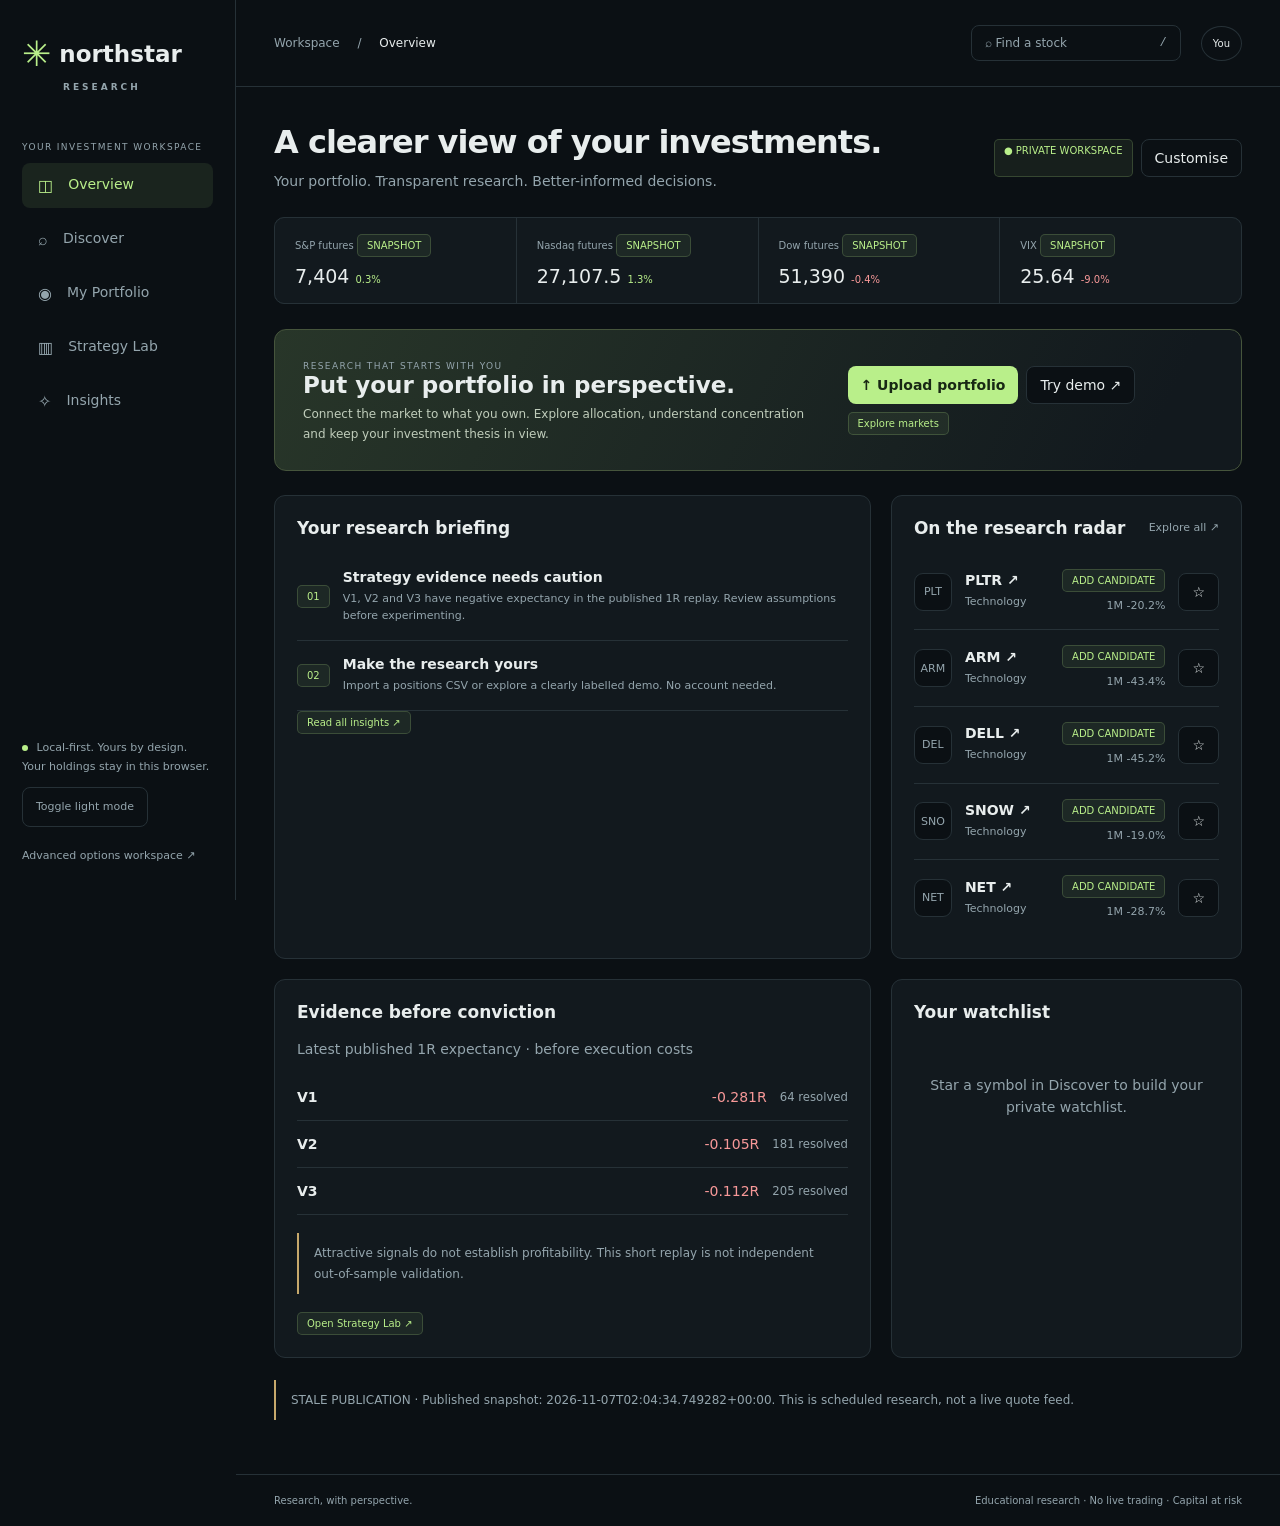
<file: docs/index.html>
<!doctype html>
<html lang="en">
  <head>
    <meta charset="utf-8" />
    <meta name="viewport" content="width=device-width,initial-scale=1" />
    <meta
      name="description"
      content="Private portfolio tools and transparent, evidence-backed investment research."
    />
    <title>Northstar · Investment research</title>
    <link rel="stylesheet" href="assets/app.css" />
    <link rel="stylesheet" href="assets/quant-lab.css" />
  </head>
  <body>
    <a class="skip" href="#main">Skip to content</a>
    <aside>
      <a class="brand" href="#overview"
        ><span class="mark">✳</span> northstar<span class="beta"
          >RESEARCH</span
        ></a
      >
      <p class="eyebrow">YOUR INVESTMENT WORKSPACE</p>
      <nav aria-label="Main navigation">
        <a href="#overview">◫ <span>Overview</span></a
        ><a href="#discover">⌕ <span>Discover</span></a
        ><a href="#portfolio">◉ <span>My Portfolio</span></a
        ><a href="#lab">▥ <span>Strategy Lab</span></a
        ><a href="#insights">✧ <span>Insights</span></a>
      </nav>
      <div class="side-foot">
        <span class="dot"></span> Local-first. Yours by design.
        <p>Your holdings stay in this browser.</p>
        <button id="theme">Toggle light mode</button
        ><a href="options-skew.html">Advanced options workspace ↗</a>
      </div>
    </aside>
    <div class="shell">
      <header>
        <div class="breadcrumb">
          Workspace <span>/</span> <b id="crumb">Overview</b>
        </div>
        <button id="search-open">⌕ Find a stock <kbd>/</kbd></button
        ><span class="avatar" aria-label="Local profile">You</span>
      </header>
      <main id="main" tabindex="-1">
        <div class="skeleton">
          Loading published research and your private workspace…
        </div>
      </main>
      <footer>
        Research, with perspective.
        <span>Educational research · No live trading · Capital at risk</span>
      </footer>
    </div>
    <dialog id="modal">
      <button id="close-modal" class="close" aria-label="Close dialog">
        ×
      </button>
      <div id="modal-body"></div>
    </dialog>
    <div id="toast" role="status" aria-live="polite"></div>
    <script type="module" src="assets/app.mjs"></script>
  </body>
</html>
</file>
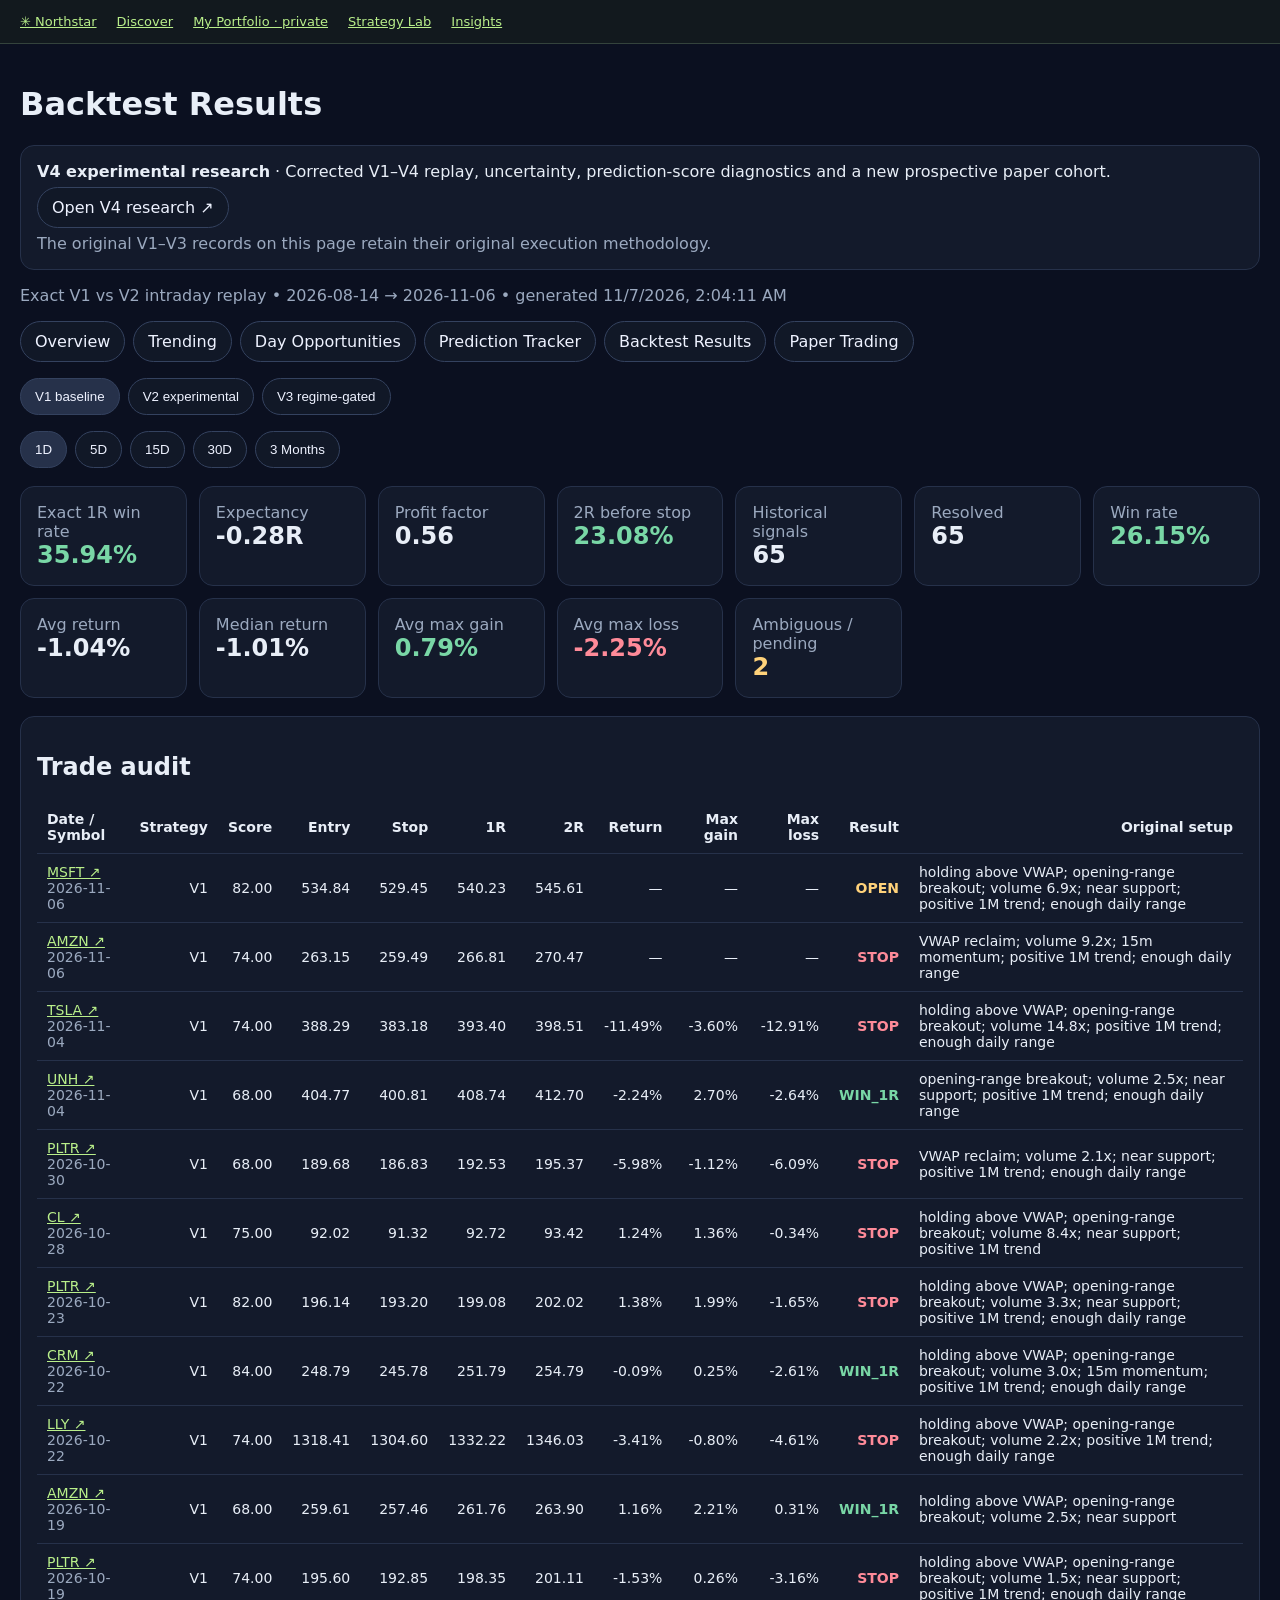
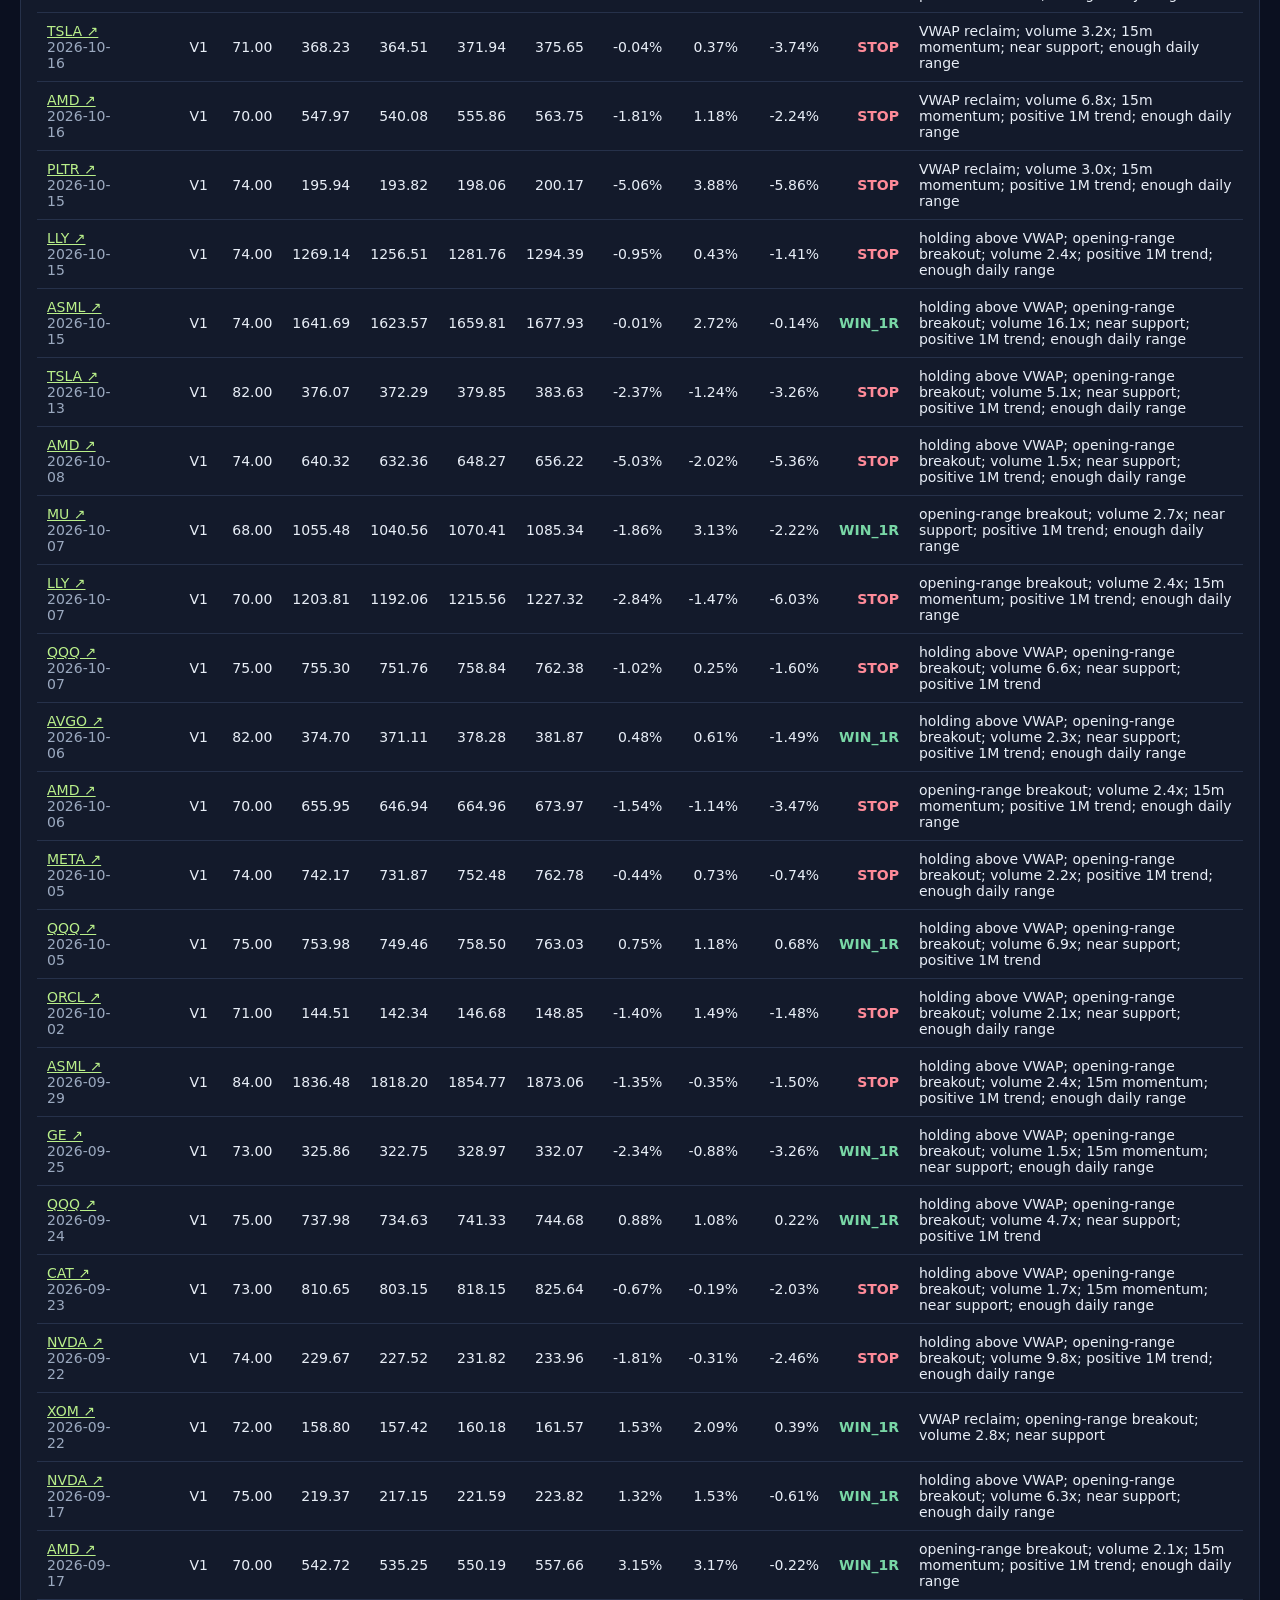
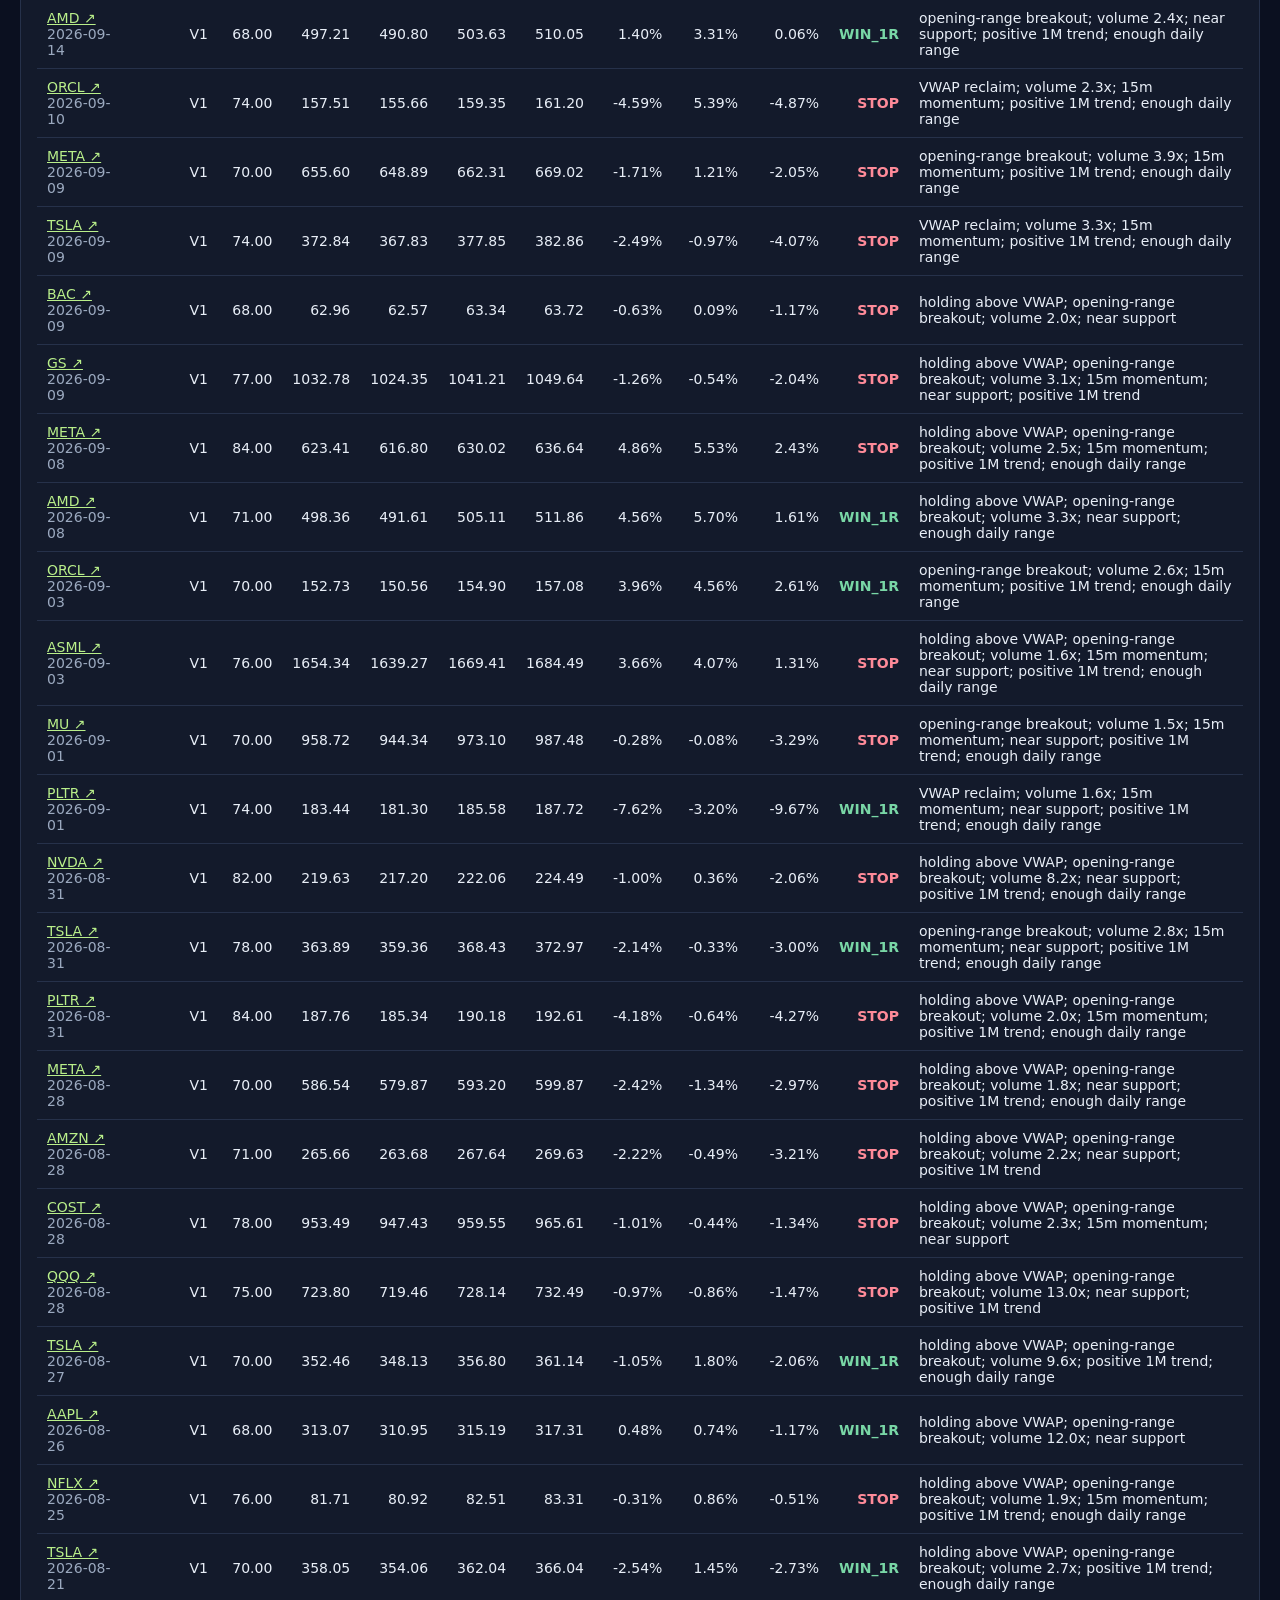
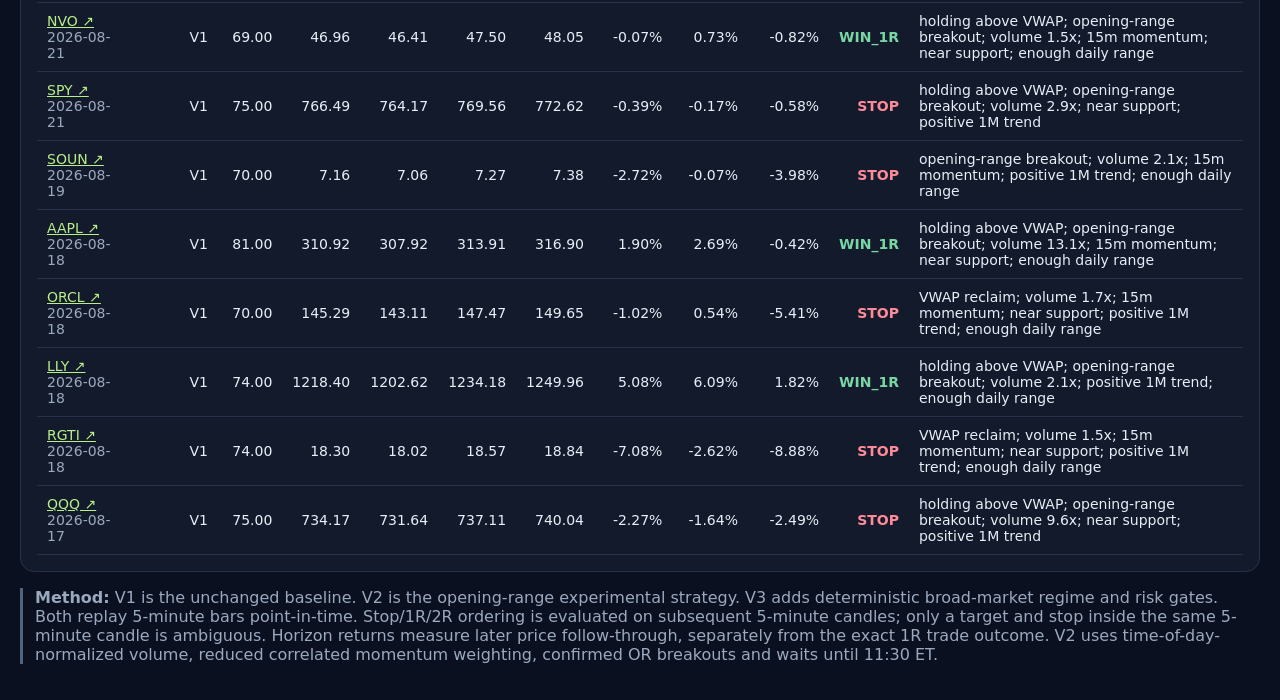
<file: docs/backtest.html>
<!doctype html><html lang="en"><head><meta charset="utf-8"/><meta name="viewport" content="width=device-width,initial-scale=1"/><title>Backtest Results</title><style>:root{font-family:Inter,system-ui,sans-serif;color:#e8eef7;background:#0b1020}body{margin:0}.wrap{max-width:1350px;margin:auto;padding:20px}.muted{color:#9ba9bf}.tabs{display:flex;gap:8px;flex-wrap:wrap;margin:16px 0}.tab,.btn{padding:10px 14px;border-radius:999px;background:#111827;border:1px solid #34425f;color:#eef2ff;text-decoration:none;cursor:pointer}.btn.active{background:#26314a}.cards{display:grid;grid-template-columns:repeat(auto-fit,minmax(150px,1fr));gap:12px;margin:18px 0}.card,.panel{background:#131a2b;border:1px solid #26314a;border-radius:14px;padding:16px}.value{font-size:24px;font-weight:700}.good{color:#79d7a6}.bad{color:#ff8b99}.warn{color:#ffd27a}.scroll{overflow:auto}table{width:100%;border-collapse:collapse;font-size:14px}th,td{padding:10px;border-bottom:1px solid #26314a;text-align:right}th:first-child,td:first-child{text-align:left}.note{border-left:3px solid #52637e;padding-left:12px}</style></head><body><div class="wrap"><h1>Backtest Results</h1><p class="panel"><b>V4 experimental research</b> · Corrected V1–V4 replay, uncertainty, prediction-score diagnostics and a new prospective paper cohort. <a class="tab" href="v4.html" style="display:inline-block;margin:6px 0">Open V4 research ↗</a><br><span class="muted">The original V1–V3 records on this page retain their original execution methodology.</span></p><div class="muted" id="coverage">Loading point-in-time strategy replay…</div><div class="tabs"><a class="tab" href="index.html">Overview</a><a class="tab" href="trending.html">Trending</a><a class="tab" href="day-opportunities.html">Day Opportunities</a><a class="tab" href="prediction-tracker.html">Prediction Tracker</a><a class="tab" href="backtest.html">Backtest Results</a><a class="tab" href="paper-trading.html">Paper Trading</a></div><div class="tabs" id="v"><button class="btn active" data-v="V1">V1 baseline</button><button class="btn" data-v="V2">V2 experimental</button><button class="btn" data-v="V3">V3 regime-gated</button></div><div class="tabs" id="h"><button class="btn active" data-h="1d">1D</button><button class="btn" data-h="5d">5D</button><button class="btn" data-h="15d">15D</button><button class="btn" data-h="30d">30D</button><button class="btn" data-h="3m">3 Months</button></div><div class="cards"><div class="card"><div class="muted">Exact 1R win rate</div><div class="value good" id="rwin">—</div></div><div class="card"><div class="muted">Expectancy</div><div class="value" id="expr">—</div></div><div class="card"><div class="muted">Profit factor</div><div class="value" id="pf">—</div></div><div class="card"><div class="muted">2R before stop</div><div class="value good" id="twoR">—</div></div><div class="card"><div class="muted">Historical signals</div><div class="value" id="signals">—</div></div><div class="card"><div class="muted">Resolved</div><div class="value" id="resolved">—</div></div><div class="card"><div class="muted">Win rate</div><div class="value good" id="win">—</div></div><div class="card"><div class="muted">Avg return</div><div class="value" id="avg">—</div></div><div class="card"><div class="muted">Median return</div><div class="value" id="med">—</div></div><div class="card"><div class="muted">Avg max gain</div><div class="value good" id="mfe">—</div></div><div class="card"><div class="muted">Avg max loss</div><div class="value bad" id="mae">—</div></div><div class="card"><div class="muted">Ambiguous / pending</div><div class="value warn" id="ap">—</div></div></div><div class="panel"><h2>Trade audit</h2><div class="scroll"><table><thead><tr><th>Date / Symbol</th><th>Strategy</th><th>Score</th><th>Entry</th><th>Stop</th><th>1R</th><th>2R</th><th>Return</th><th>Max gain</th><th>Max loss</th><th>Result</th><th>Original setup</th></tr></thead><tbody id="rows"></tbody></table></div></div><p class="muted note"><b>Method:</b> V1 is the unchanged baseline. V2 is the opening-range experimental strategy. V3 adds deterministic broad-market regime and risk gates. Both replay 5-minute bars point-in-time. Stop/1R/2R ordering is evaluated on subsequent 5-minute candles; only a target and stop inside the same 5-minute candle is ambiguous. Horizon returns measure later price follow-through, separately from the exact 1R trade outcome. V2 uses time-of-day-normalized volume, reduced correlated momentum weighting, confirmed OR breakouts and waits until 11:30 ET.</p></div><script>
let P={},D=[],H='1d',V='V1';const $=x=>document.getElementById(x),pct=x=>x==null||Number.isNaN(Number(x))?'—':(100*Number(x)).toFixed(2)+'%',px=x=>x==null||Number.isNaN(Number(x))?'—':Number(x).toFixed(2);
function stats(g){let vals=g.map(r=>Number(r['return_'+H])).filter(Number.isFinite).sort((a,b)=>a-b);let up=vals.filter(x=>x>0).length;return{n:g.length,res:vals.length,win:vals.length?up/vals.length:null,avg:vals.length?vals.reduce((a,b)=>a+b,0)/vals.length:null,med:vals.length?vals[Math.floor(vals.length/2)]:null,mfe:avg(g,'mfe_'+H),mae:avg(g,'mae_'+H)}}
function avg(g,k){let a=g.map(r=>Number(r[k])).filter(Number.isFinite);return a.length?a.reduce((x,y)=>x+y,0)/a.length:null}
function render(){let g=D.filter(r=>(r.strategy||'V1')===V),s=stats(g),rs=(P.strategies||{})[V]||{};$('signals').textContent=s.n;$('resolved').textContent=s.res;$('win').textContent=pct(s.win);$('avg').textContent=pct(s.avg);$('med').textContent=pct(s.med);$('mfe').textContent=pct(s.mfe);$('mae').textContent=pct(s.mae);$('ap').textContent=g.filter(r=>r['result_'+H]==='PENDING').length;$('rwin').textContent=pct(rs.win_rate_1r);$('expr').textContent=rs.expectancy_r==null?'—':Number(rs.expectancy_r).toFixed(2)+'R';$('pf').textContent=rs.profit_factor_r==null?'—':Number(rs.profit_factor_r).toFixed(2);$('twoR').textContent=pct(rs.target_2r_before_stop_rate);
$('rows').innerHTML=g.length?g.slice().sort((a,b)=>String(b.signal_date).localeCompare(String(a.signal_date))).map(r=>{let z=r.trade_result_1r||r['result_'+H];return '<tr><td><b>'+r.symbol+'</b><br><span class="muted">'+r.signal_date+'</span></td><td>'+V+'</td><td>'+px(r.score)+'</td><td>'+px(r.entry)+'</td><td>'+px(r.stop)+'</td><td>'+px(r.target_1r)+'</td><td>'+px(r.target_2r)+'</td><td>'+pct(r['return_'+H])+'</td><td>'+pct(r['mfe_'+H])+'</td><td>'+pct(r['mae_'+H])+'</td><td class="'+(z==='WIN_1R'?'good':z==='STOP'?'bad':'warn')+'"><b>'+z+'</b></td><td style="text-align:left">'+String(r.reason||'')+'</td></tr>'}).join(''):'<tr><td colspan="12">No '+V+' signals generated in this historical window.</td></tr>'}
async function load(){try{let x=await (await fetch('data/backtest.json?ts='+Date.now(),{cache:'no-store'})).json();P=x.summary||{};D=x.trades||[];$('coverage').textContent='Exact V1 vs V2 intraday replay • '+(P.coverage_start||'—')+' → '+(P.coverage_end||'—')+' • generated '+new Date(P.generated_at).toLocaleString();render()}catch(e){$('coverage').textContent='Backtest will appear after the next full/post-close workflow run.'}}
document.querySelectorAll('[data-h]').forEach(b=>b.onclick=()=>{document.querySelectorAll('[data-h]').forEach(x=>x.classList.remove('active'));b.classList.add('active');H=b.dataset.h;render()});
document.querySelectorAll('[data-v]').forEach(b=>b.onclick=()=>{document.querySelectorAll('[data-v]').forEach(x=>x.classList.remove('active'));b.classList.add('active');V=b.dataset.v;render()});load();
</script><script src="assets/legacy.js" defer></script></body></html>
</file>
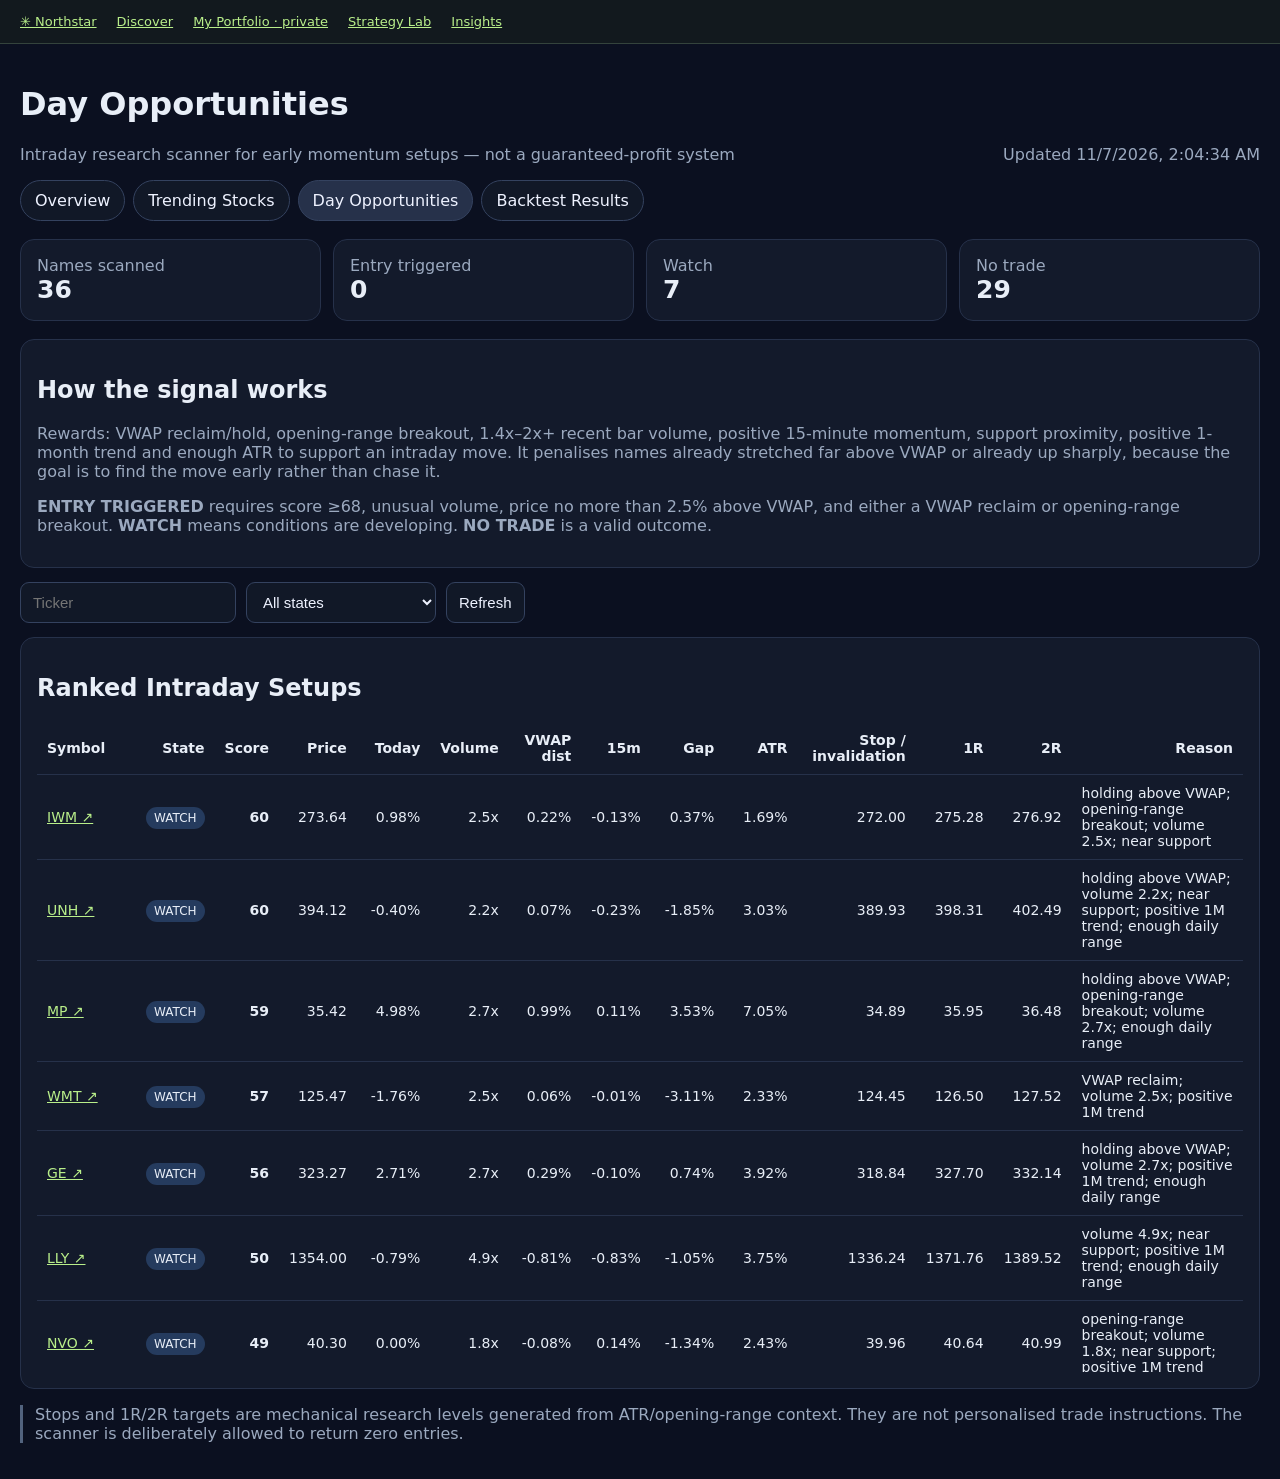
<file: docs/day-opportunities.html>
<!doctype html><html lang="en"><head><meta charset="utf-8"/><meta name="viewport" content="width=device-width,initial-scale=1"/><title>Day Opportunities</title><style>:root{font-family:Inter,system-ui,sans-serif;color:#e8eef7;background:#0b1020}body{margin:0;background:#0b1020}.wrap{max-width:1300px;margin:auto;padding:20px}.muted{color:#9ba9bf}.top{display:flex;justify-content:space-between;gap:14px;flex-wrap:wrap;align-items:end}.tabs{display:flex;gap:8px;flex-wrap:wrap;margin:16px 0}.tab{padding:10px 14px;border-radius:999px;background:#111827;border:1px solid #34425f;color:#eef2ff;text-decoration:none}.tab.active{background:#26314a}.cards{display:grid;grid-template-columns:repeat(auto-fit,minmax(160px,1fr));gap:12px;margin:18px 0}.card,.panel{background:#131a2b;border:1px solid #26314a;border-radius:14px;padding:16px}.value{font-size:25px;font-weight:700}.controls{display:flex;gap:10px;flex-wrap:wrap;margin:14px 0}input,select,button{background:#111827;color:#eef2ff;border:1px solid #34425f;border-radius:9px;padding:10px 12px;font-size:15px}table{width:100%;border-collapse:collapse;font-size:14px}th,td{padding:10px;border-bottom:1px solid #26314a;text-align:right}th:first-child,td:first-child{text-align:left}th{position:sticky;top:0;background:#131a2b}.scroll{overflow:auto;max-height:650px}.badge{padding:4px 8px;border-radius:999px;font-size:12px;white-space:nowrap}.trigger{background:#123d2d}.watch{background:#253b5e}.none{background:#3a2c32}.note{border-left:3px solid #52637e;padding-left:12px}.good{color:#79d7a6}.warn{color:#ffd27a}</style></head><body><div class="wrap"><div class="top"><div><h1>Day Opportunities</h1><div class="muted">Intraday research scanner for early momentum setups — not a guaranteed-profit system</div></div><div id="updated" class="muted">Loading…</div></div><div class="tabs"><a class="tab" href="index.html">Overview</a><a class="tab" href="trending.html">Trending Stocks</a><a class="tab active" href="day-opportunities.html">Day Opportunities</a><a class="tab" href="backtest.html" style="color:#eef2ff;text-decoration:none">Backtest Results</a></div><div class="cards"><div class="card"><div class="muted">Names scanned</div><div class="value" id="count">—</div></div><div class="card"><div class="muted">Entry triggered</div><div class="value" id="triggers">—</div></div><div class="card"><div class="muted">Watch</div><div class="value" id="watch">—</div></div><div class="card"><div class="muted">No trade</div><div class="value" id="none">—</div></div></div><div class="panel"><h2>How the signal works</h2><p class="muted">Rewards: VWAP reclaim/hold, opening-range breakout, 1.4x–2x+ recent bar volume, positive 15-minute momentum, support proximity, positive 1-month trend and enough ATR to support an intraday move. It penalises names already stretched far above VWAP or already up sharply, because the goal is to find the move early rather than chase it.</p><p class="muted"><b>ENTRY TRIGGERED</b> requires score ≥68, unusual volume, price no more than 2.5% above VWAP, and either a VWAP reclaim or opening-range breakout. <b>WATCH</b> means conditions are developing. <b>NO TRADE</b> is a valid outcome.</p></div><div class="controls"><input id="search" placeholder="Ticker"/><select id="state"><option value="">All states</option><option>ENTRY TRIGGERED</option><option>WATCH</option><option>NO TRADE</option></select><button id="refresh">Refresh</button></div><div class="panel"><h2>Ranked Intraday Setups</h2><div class="scroll"><table><thead><tr><th>Symbol</th><th>State</th><th>Score</th><th>Price</th><th>Today</th><th>Volume</th><th>VWAP dist</th><th>15m</th><th>Gap</th><th>ATR</th><th>Stop / invalidation</th><th>1R</th><th>2R</th><th>Reason</th></tr></thead><tbody id="rows"></tbody></table></div></div><p class="muted note">Stops and 1R/2R targets are mechanical research levels generated from ATR/opening-range context. They are not personalised trade instructions. The scanner is deliberately allowed to return zero entries.</p></div><script>let DATA=[];const $=id=>document.getElementById(id);const pct=x=>x==null||x===''||Number.isNaN(Number(x))?'—':(100*Number(x)).toFixed(2)+'%';const px=x=>x==null||x===''||Number.isNaN(Number(x))?'—':Number(x).toFixed(2);const mult=x=>x==null||x===''||Number.isNaN(Number(x))?'—':Number(x).toFixed(1)+'x';function cls(s){return s==='ENTRY TRIGGERED'?'trigger':s==='WATCH'?'watch':'none'}function render(){const q=$('search').value.trim().toUpperCase(),st=$('state').value;const rows=DATA.filter(r=>(!q||String(r.symbol).toUpperCase().includes(q))&&(!st||r.state===st)).sort((a,b)=>(b.score||0)-(a.score||0));$('count').textContent=DATA.length;$('triggers').textContent=DATA.filter(x=>x.state==='ENTRY TRIGGERED').length;$('watch').textContent=DATA.filter(x=>x.state==='WATCH').length;$('none').textContent=DATA.filter(x=>x.state==='NO TRADE').length;$('rows').innerHTML=rows.length?rows.map(r=>`<tr><td><b>${r.symbol}</b></td><td><span class="badge ${cls(r.state)}">${r.state}</span></td><td><b>${r.score??'—'}</b></td><td>${px(r.price)}</td><td>${pct(r.day_change)}</td><td>${mult(r.volume_ratio)}</td><td>${pct(r.vwap_dist)}</td><td>${pct(r.momentum_15m)}</td><td>${pct(r.gap)}</td><td>${pct(r.atr_pct)}</td><td>${px(r.stop)}</td><td>${px(r.target_1r)}</td><td>${px(r.target_2r)}</td><td style="text-align:left">${r.reason||''}</td></tr>`).join(''):'<tr><td colspan="14">No matching setups right now.</td></tr>'}async function load(){try{const res=await fetch('data/day-opportunities.json?ts='+Date.now(),{cache:'no-store'});const p=await res.json();DATA=p.opportunities||[];$('updated').textContent=p.generated_at?'Updated '+new Date(p.generated_at).toLocaleString():'Waiting for first scan';render()}catch(e){$('updated').textContent='No day-opportunity data yet';DATA=[];render()}}$('search').addEventListener('input',render);$('state').addEventListener('change',render);$('refresh').addEventListener('click',load);load();</script><script src="assets/legacy.js" defer></script></body></html>
</file>
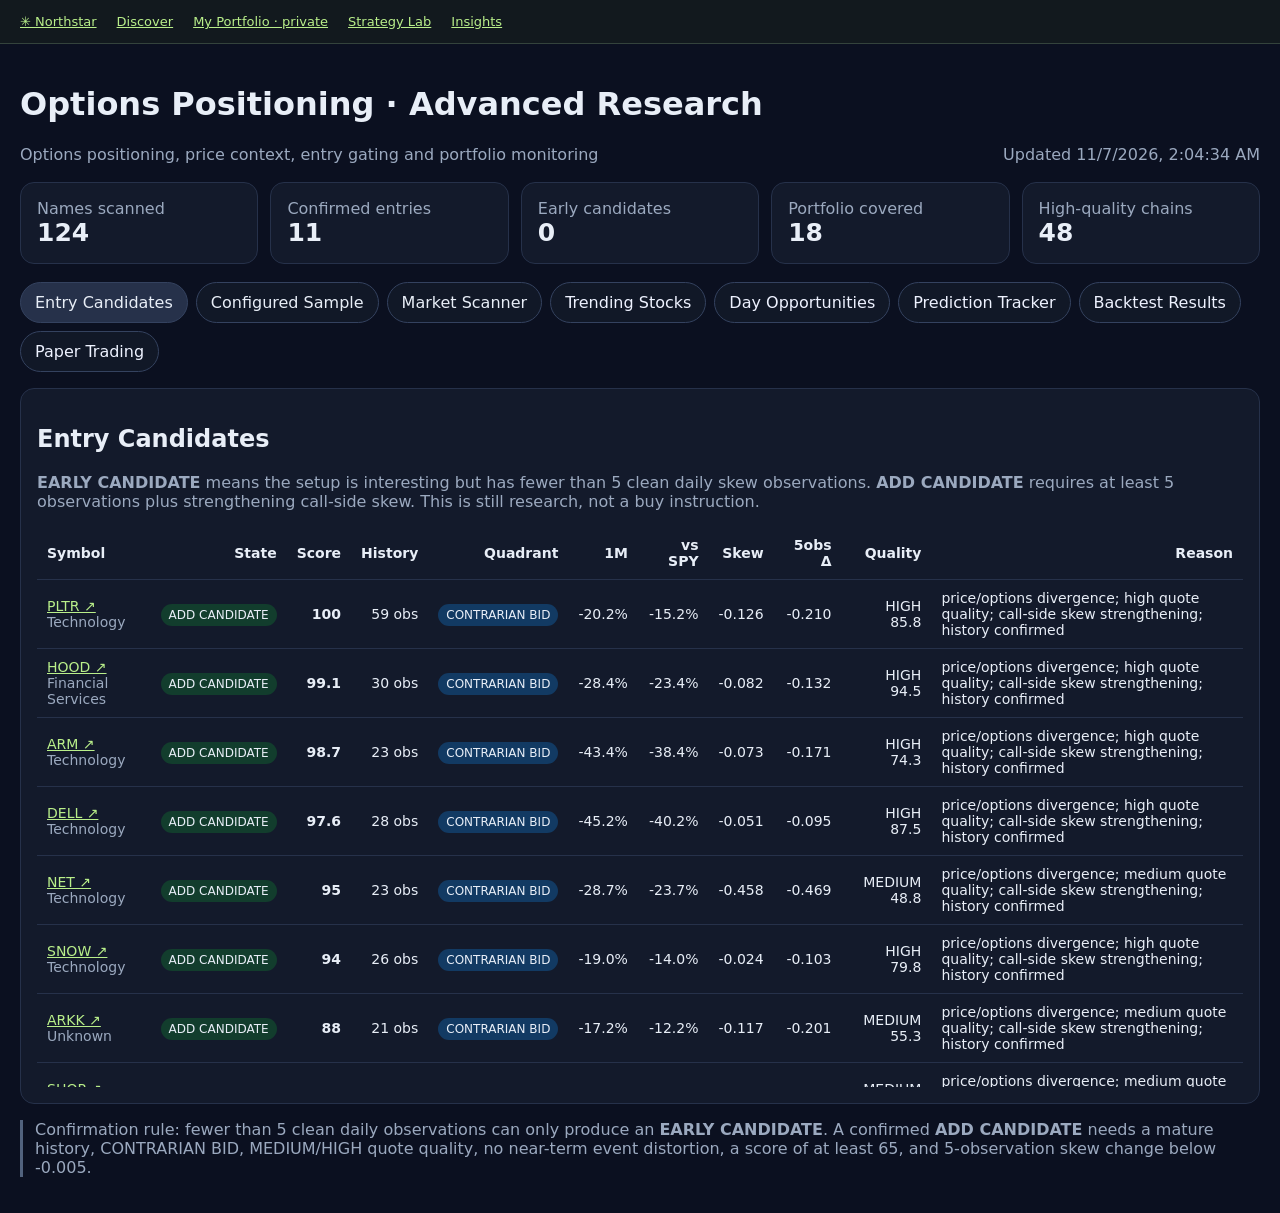
<file: docs/options-skew.html>
<!doctype html>
<html lang="en">
<head>
<meta charset="utf-8"/><meta name="viewport" content="width=device-width,initial-scale=1"/>
<title>Options Positioning · Advanced Research</title>
<style>
:root{font-family:Inter,system-ui,sans-serif;color:#e8eef7;background:#0b1020}body{margin:0;background:#0b1020}.wrap{max-width:1280px;margin:auto;padding:20px}.muted{color:#9ba9bf}.top{display:flex;justify-content:space-between;gap:14px;flex-wrap:wrap;align-items:end}.cards{display:grid;grid-template-columns:repeat(auto-fit,minmax(160px,1fr));gap:12px;margin:18px 0}.card,.panel{background:#131a2b;border:1px solid #26314a;border-radius:14px;padding:16px}.value{font-size:25px;font-weight:700}.controls{display:flex;gap:10px;flex-wrap:wrap;margin:14px 0}input,select,button{background:#111827;color:#eef2ff;border:1px solid #34425f;border-radius:9px;padding:10px 12px;font-size:15px}.tabs{display:flex;gap:8px;flex-wrap:wrap;margin:16px 0}.tab{padding:10px 14px;border-radius:999px;background:#111827;border:1px solid #34425f;cursor:pointer}.tab.active{background:#26314a}.section{display:none}.section.active{display:block}.grid{display:grid;grid-template-columns:2fr 1fr;gap:14px}@media(max-width:850px){.grid{grid-template-columns:1fr}}table{width:100%;border-collapse:collapse;font-size:14px}th,td{padding:10px;border-bottom:1px solid #26314a;text-align:right}th:first-child,td:first-child{text-align:left}th{position:sticky;top:0;background:#131a2b}.scroll{overflow:auto;max-height:560px}.badge{padding:4px 8px;border-radius:999px;font-size:12px;white-space:nowrap}.contrarian{background:#123a63}.chase{background:#653c12}.hedged{background:#635b12}.fear{background:#641c28}.add{background:#123d2d}.early{background:#38506f}.event{background:#684315}.watch{background:#253b5e}.dont{background:#641c28}.low{opacity:.55}.chart{width:100%;height:460px;background:#0f1524;border-radius:12px}.dot{cursor:pointer}.note{border-left:3px solid #52637e;padding-left:12px}.good{color:#79d7a6}.warn{color:#ffd27a}
</style>
</head><body><div class="wrap">
<div class="top"><div><h1>Options Positioning · Advanced Research</h1><div class="muted">Options positioning, price context, entry gating and portfolio monitoring</div></div><div id="updated" class="muted">Loading…</div></div>
<div class="cards">
<div class="card"><div class="muted">Names scanned</div><div class="value" id="count">—</div></div>
<div class="card"><div class="muted">Confirmed entries</div><div class="value" id="confirmed">—</div></div>
<div class="card"><div class="muted">Early candidates</div><div class="value" id="early">—</div></div>
<div class="card"><div class="muted">Portfolio covered</div><div class="value" id="pc">—</div></div>
<div class="card"><div class="muted">High-quality chains</div><div class="value" id="hq">—</div></div>
</div>
<div class="tabs"><div class="tab active" data-tab="entriesSec">Entry Candidates</div><div class="tab" data-tab="portfolioSec">Configured Sample</div><div class="tab" data-tab="marketSec">Market Scanner</div><a class="tab" href="trending.html" style="color:#eef2ff;text-decoration:none">Trending Stocks</a><a class="tab" href="day-opportunities.html" style="color:#eef2ff;text-decoration:none">Day Opportunities</a><a class="tab" href="prediction-tracker.html" style="color:#eef2ff;text-decoration:none">Prediction Tracker</a><a class="tab" href="backtest.html" style="color:#eef2ff;text-decoration:none">Backtest Results</a><a class="tab" href="paper-trading.html" style="color:#eef2ff;text-decoration:none">Paper Trading</a></div>
<div id="entriesSec" class="section active"><div class="panel"><h2>Entry Candidates</h2><p class="muted"><b>EARLY CANDIDATE</b> means the setup is interesting but has fewer than 5 clean daily skew observations. <b>ADD CANDIDATE</b> requires at least 5 observations plus strengthening call-side skew. This is still research, not a buy instruction.</p><div class="scroll"><table><thead><tr><th>Symbol</th><th>State</th><th>Score</th><th>History</th><th>Quadrant</th><th>1M</th><th>vs SPY</th><th>Skew</th><th>5obs Δ</th><th>Quality</th><th>Reason</th></tr></thead><tbody id="entryRows"></tbody></table></div></div></div>
<div id="portfolioSec" class="section"><div class="panel"><h2>Configured Sample</h2><p class="muted">This legacy view uses the public portfolio_config.json sample. These are not your holdings. Manage private holdings in the new My Portfolio workspace.</p><div class="scroll"><table><thead><tr><th>Symbol</th><th>Research state</th><th>History</th><th>1M</th><th>Quadrant</th><th>Skew</th><th>Quality</th><th>Reason</th></tr></thead><tbody id="portfolioRows"></tbody></table></div></div></div>
<div id="marketSec" class="section"><div class="controls"><input id="search" placeholder="Filter ticker or sector"/><select id="quadrant"><option value="">All quadrants</option><option>CONTRARIAN BID</option><option>CHASE</option><option>HEDGED RALLY</option><option>FEAR</option></select><select id="quality"><option value="">All quality</option><option>HIGH</option><option>MEDIUM</option><option>LOW</option></select><button id="refresh">Refresh page data</button></div><div class="grid"><div class="panel"><h2>Quadrant radar</h2><svg id="chart" class="chart" viewBox="0 0 800 460" preserveAspectRatio="none"></svg></div><div class="panel"><h2>Selected name</h2><div id="detail" class="muted">Tap a point or row.</div></div></div><div class="panel" style="margin-top:14px"><h2>Ranked Market Names</h2><div class="scroll"><table><thead><tr><th>Symbol</th><th>State</th><th>History</th><th>Quadrant</th><th>1M</th><th>vs SPY</th><th>Skew</th><th>5obs Δ</th><th>Quality</th><th>Score</th><th>Earnings</th></tr></thead><tbody id="rows"></tbody></table></div></div></div>
<p class="muted note">Confirmation rule: fewer than 5 clean daily observations can only produce an <b>EARLY CANDIDATE</b>. A confirmed <b>ADD CANDIDATE</b> needs a mature history, CONTRARIAN BID, MEDIUM/HIGH quote quality, no near-term event distortion, a score of at least 65, and 5-observation skew change below -0.005.</p>
</div>
<script>
let DATA=[],SIGNALS=[],PORT=[],ENTRIES=[],CONFIRMED=[],EARLY=[];const $=id=>document.getElementById(id);const pct=x=>x==null||x===''||Number.isNaN(Number(x))?'—':(100*Number(x)).toFixed(1)+'%';const num=x=>x==null||x===''||Number.isNaN(Number(x))?'—':Number(x).toFixed(3);const hist=r=>(r.history_observations??0)+' obs';
function qcls(q){return q==='CONTRARIAN BID'?'contrarian':q==='CHASE'?'chase':q==='HEDGED RALLY'?'hedged':'fear'}function scls(s){return s==='ADD CANDIDATE'?'add':s==='EARLY CANDIDATE'?'early':s==='EVENT RISK'?'event':s==="DON'T ADD"?'dont':'watch'}
function filtered(){const s=$('search').value.trim().toUpperCase(),q=$('quadrant').value,qual=$('quality').value;return SIGNALS.filter(r=>(!s||String(r.symbol).toUpperCase().includes(s)||String(r.sector||'').toUpperCase().includes(s))&&(!q||r.quadrant===q)&&(!qual||r.quality_label===qual));}
function renderEntries(){const rows=[...ENTRIES].sort((a,b)=>(b.entry_score||0)-(a.entry_score||0));$('entryRows').innerHTML=rows.length?rows.map(r=>`<tr><td><b>${r.symbol}</b><br><span class="muted">${r.sector||''}</span></td><td><span class="badge ${scls(r.research_state)}">${r.research_state}</span></td><td><b>${r.entry_score??'—'}</b></td><td>${hist(r)}</td><td><span class="badge ${qcls(r.quadrant)}">${r.quadrant}</span></td><td>${pct(r.return_1m)}</td><td>${pct(r.return_vs_spy_1m)}</td><td>${num(r.normalized_skew)}</td><td>${num(r.skew_change_5obs)}</td><td>${r.quality_label||'—'} ${r.quality_score??''}</td><td style="text-align:left">${r.signal_reason||''}</td></tr>`).join(''):'<tr><td colspan="11">No early or confirmed entry candidates right now. That is a valid outcome.</td></tr>';}
function renderPortfolio(){$('portfolioRows').innerHTML=PORT.map(r=>`<tr><td><b>${r.symbol}</b></td><td><span class="badge ${scls(r.research_state)}">${r.research_state||'WATCH'}</span></td><td>${hist(r)}</td><td>${pct(r.return_1m)}</td><td>${r.quadrant||'—'}</td><td>${num(r.normalized_skew)}</td><td>${r.quality_label||'—'} ${r.quality_score??''}</td><td style="text-align:left">${r.signal_reason||''}</td></tr>`).join('');}
function renderMarket(){const rows=filtered().sort((a,b)=>(b.entry_score||0)-(a.entry_score||0));$('rows').innerHTML=rows.map(r=>`<tr data-s="${r.symbol}" class="${r.quality_label==='LOW'?'low':''}"><td><b>${r.symbol}</b><br><span class="muted">${r.sector||''}</span></td><td><span class="badge ${scls(r.research_state)}">${r.research_state||'WATCH'}</span></td><td>${hist(r)}</td><td><span class="badge ${qcls(r.quadrant)}">${r.quadrant}</span></td><td>${pct(r.return_1m)}</td><td>${pct(r.return_vs_spy_1m)}</td><td>${num(r.normalized_skew)}</td><td>${num(r.skew_change_5obs)}</td><td>${r.quality_label||'—'} ${r.quality_score??''}</td><td>${r.entry_score??'—'}</td><td>${r.catalyst_flag?'⚠ '+(r.days_to_earnings??'')+'d':'—'}</td></tr>`).join('');document.querySelectorAll('#rows tr').forEach(tr=>tr.addEventListener('click',()=>show(rows.find(x=>x.symbol===tr.dataset.s))));draw(rows.filter(r=>Number.isFinite(Number(r.normalized_skew))));}
function show(r){if(!r)return;$('detail').innerHTML=`<h3>${r.symbol}</h3><p><span class="badge ${scls(r.research_state)}">${r.research_state||'WATCH'}</span></p><p>Entry score: <b>${r.entry_score??'—'}</b><br>History depth: <b>${hist(r)}</b><br>1M return: <b>${pct(r.return_1m)}</b><br>vs SPY: <b>${pct(r.return_vs_spy_1m)}</b><br>Skew: <b>${num(r.normalized_skew)}</b><br>5obs change: <b>${num(r.skew_change_5obs)}</b><br>Quality: <b>${r.quality_label||'—'} (${r.quality_score??'—'})</b><br>Reason: <b>${r.signal_reason||'—'}</b></p>`;}
function draw(rows){const svg=$('chart'),W=800,H=460,p=45;svg.innerHTML='';if(!rows.length)return;const xs=rows.map(r=>Number(r.return_1m)||0),ys=rows.map(r=>Number(r.normalized_skew)||0),xm=Math.max(.05,...xs.map(Math.abs)),ym=Math.max(.1,...ys.map(Math.abs));const X=x=>p+(x+xm)/(2*xm)*(W-2*p),Y=y=>H-p-(y+ym)/(2*ym)*(H-2*p);svg.innerHTML=`<line x1="${X(0)}" y1="${p}" x2="${X(0)}" y2="${H-p}" stroke="#516079"/><line x1="${p}" y1="${Y(0)}" x2="${W-p}" y2="${Y(0)}" stroke="#516079"/><text x="${p}" y="25" fill="#9ba9bf">Calls bid ← skew → puts bid</text>`;rows.forEach(r=>{const c=document.createElementNS('http://www.w3.org/2000/svg','circle');c.setAttribute('cx',X(Number(r.return_1m)||0));c.setAttribute('cy',Y(Number(r.normalized_skew)||0));c.setAttribute('r',r.quality_label==='LOW'?5:7);c.setAttribute('fill',r.quadrant==='CONTRARIAN BID'?'#4da3ff':r.quadrant==='CHASE'?'#ff9d3d':r.quadrant==='HEDGED RALLY'?'#e0cb46':'#ef5a6f');c.setAttribute('opacity',r.quality_label==='LOW'?.45:.9);c.classList.add('dot');c.addEventListener('click',()=>show(r));svg.appendChild(c);});}
function render(){$('count').textContent=DATA.length;$('confirmed').textContent=CONFIRMED.length;$('early').textContent=EARLY.length;$('pc').textContent=PORT.length;$('hq').textContent=DATA.filter(x=>x.quality_label==='HIGH').length;renderEntries();renderPortfolio();renderMarket();}
async function load(){try{const res=await fetch('data/skew.json?ts='+Date.now(),{cache:'no-store'});const p=await res.json();DATA=p.latest||[];SIGNALS=p.signals||DATA;PORT=p.portfolio||[];CONFIRMED=p.confirmed_entries||SIGNALS.filter(x=>x.research_state==='ADD CANDIDATE');EARLY=p.early_candidates||SIGNALS.filter(x=>x.research_state==='EARLY CANDIDATE');ENTRIES=p.entry_candidates||[...CONFIRMED,...EARLY];$('updated').textContent=p.generated_at?'Updated '+new Date(p.generated_at).toLocaleString():'Waiting for first refresh';render();}catch(e){$('updated').textContent='No generated data yet';}}
['search','quadrant','quality'].forEach(id=>$(id).addEventListener(id==='search'?'input':'change',renderMarket));$('refresh').addEventListener('click',load);document.querySelectorAll('.tab[data-tab]').forEach(t=>t.addEventListener('click',()=>{document.querySelectorAll('.tab[data-tab]').forEach(x=>x.classList.remove('active'));document.querySelectorAll('.section').forEach(x=>x.classList.remove('active'));t.classList.add('active');$(t.dataset.tab).classList.add('active');}));load();
</script><script src="assets/legacy.js" defer></script></body></html>
</file>
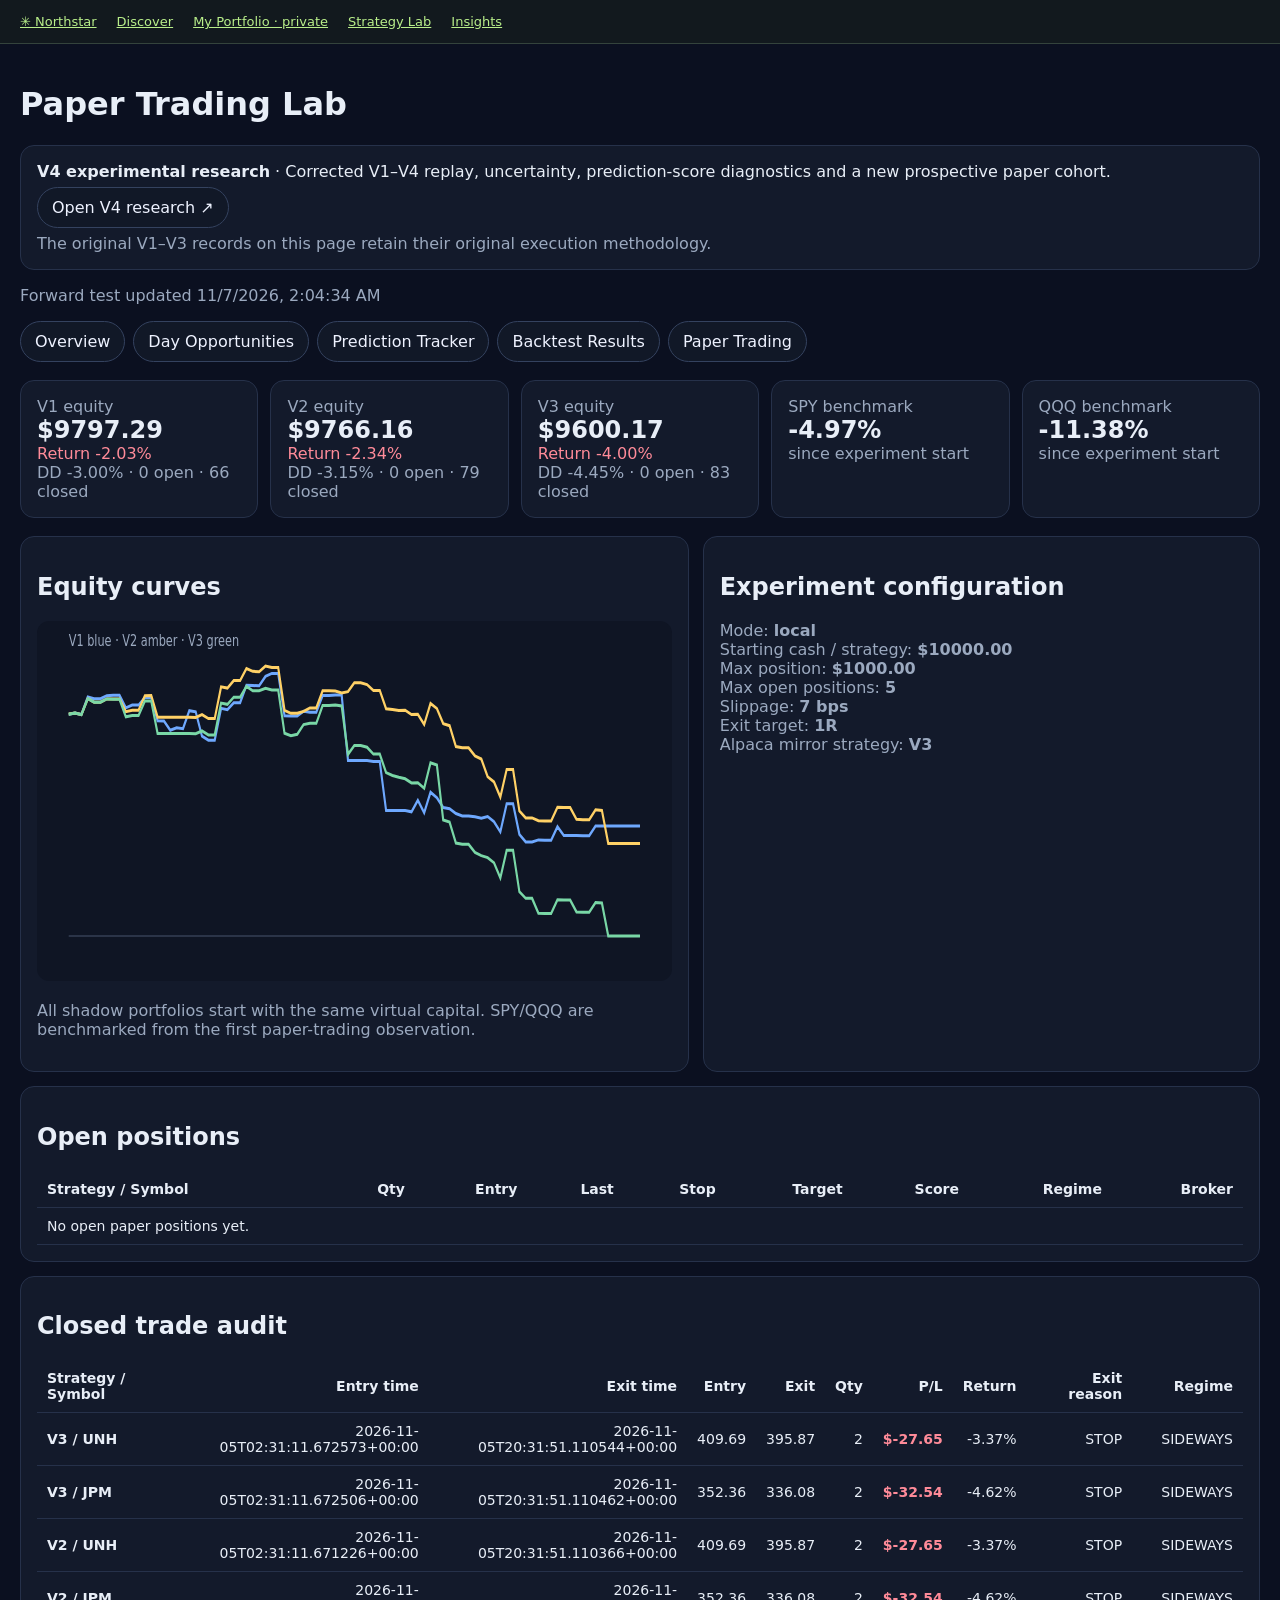
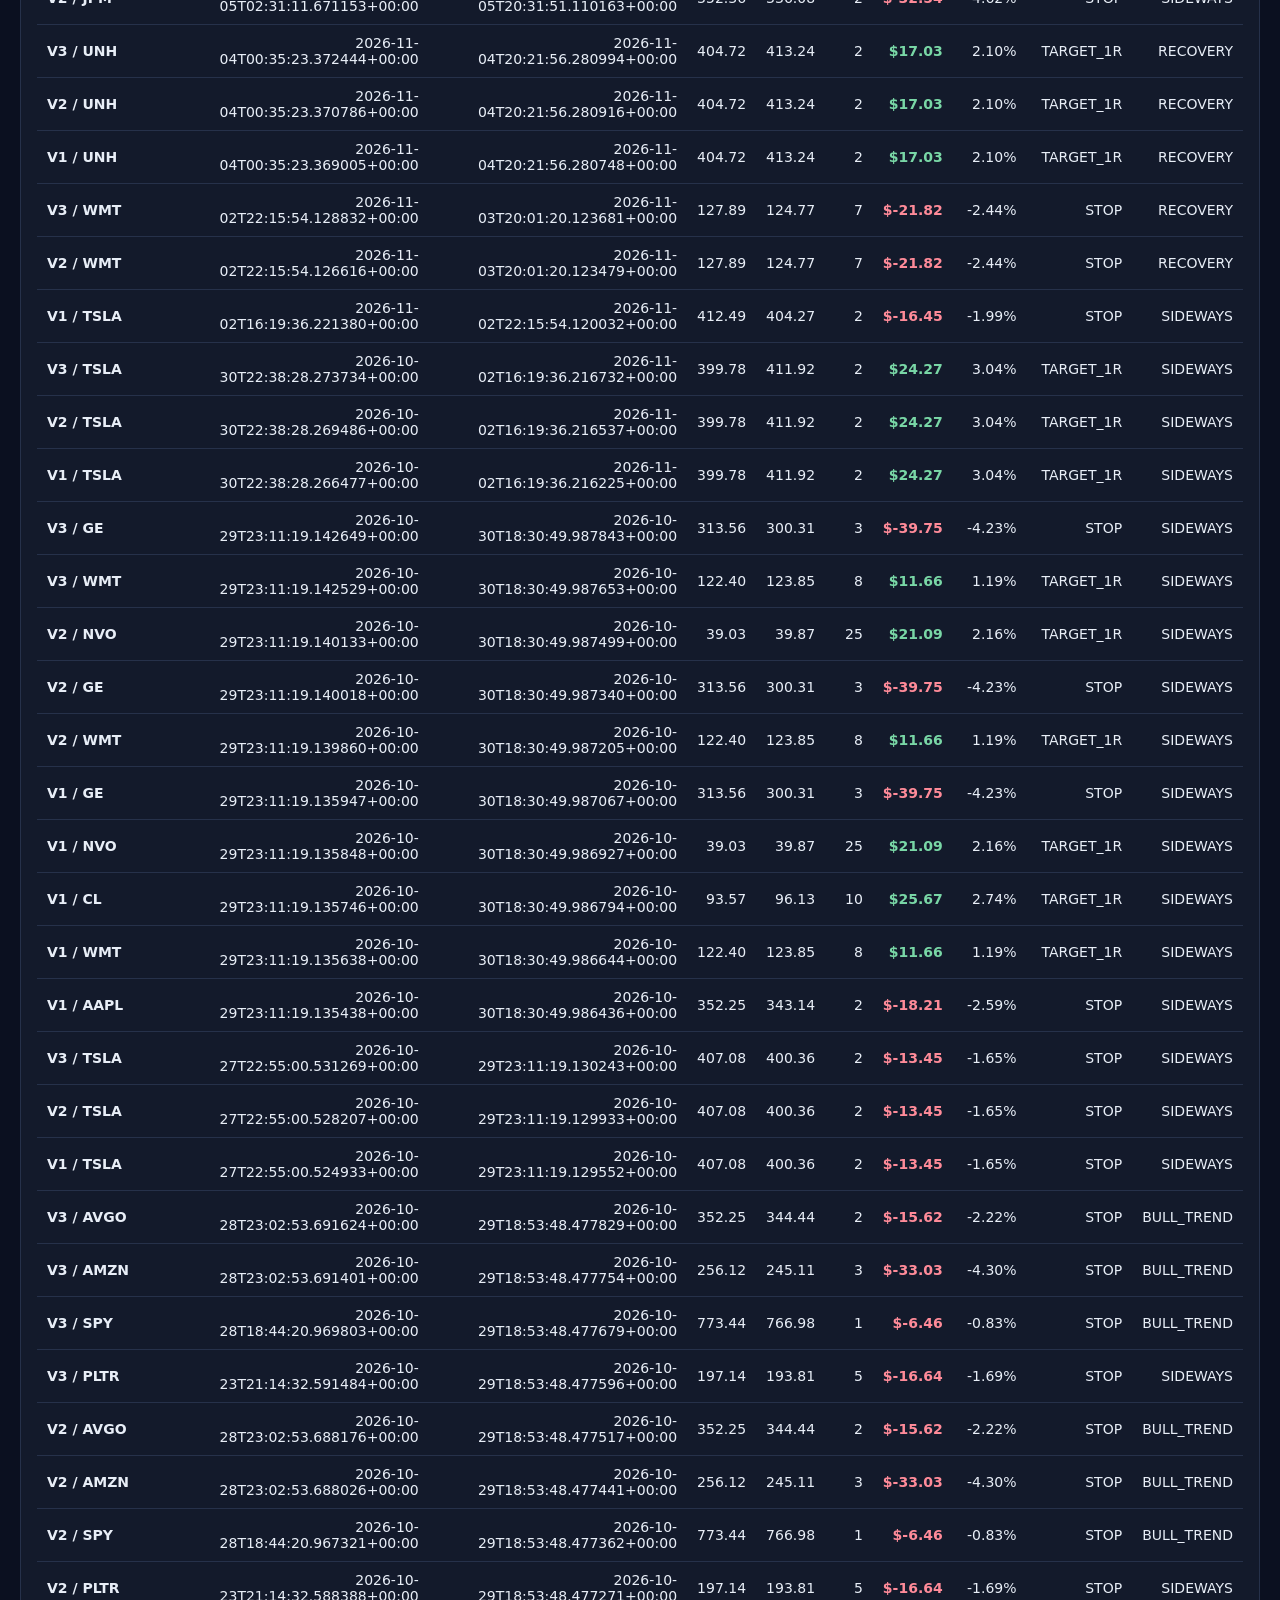
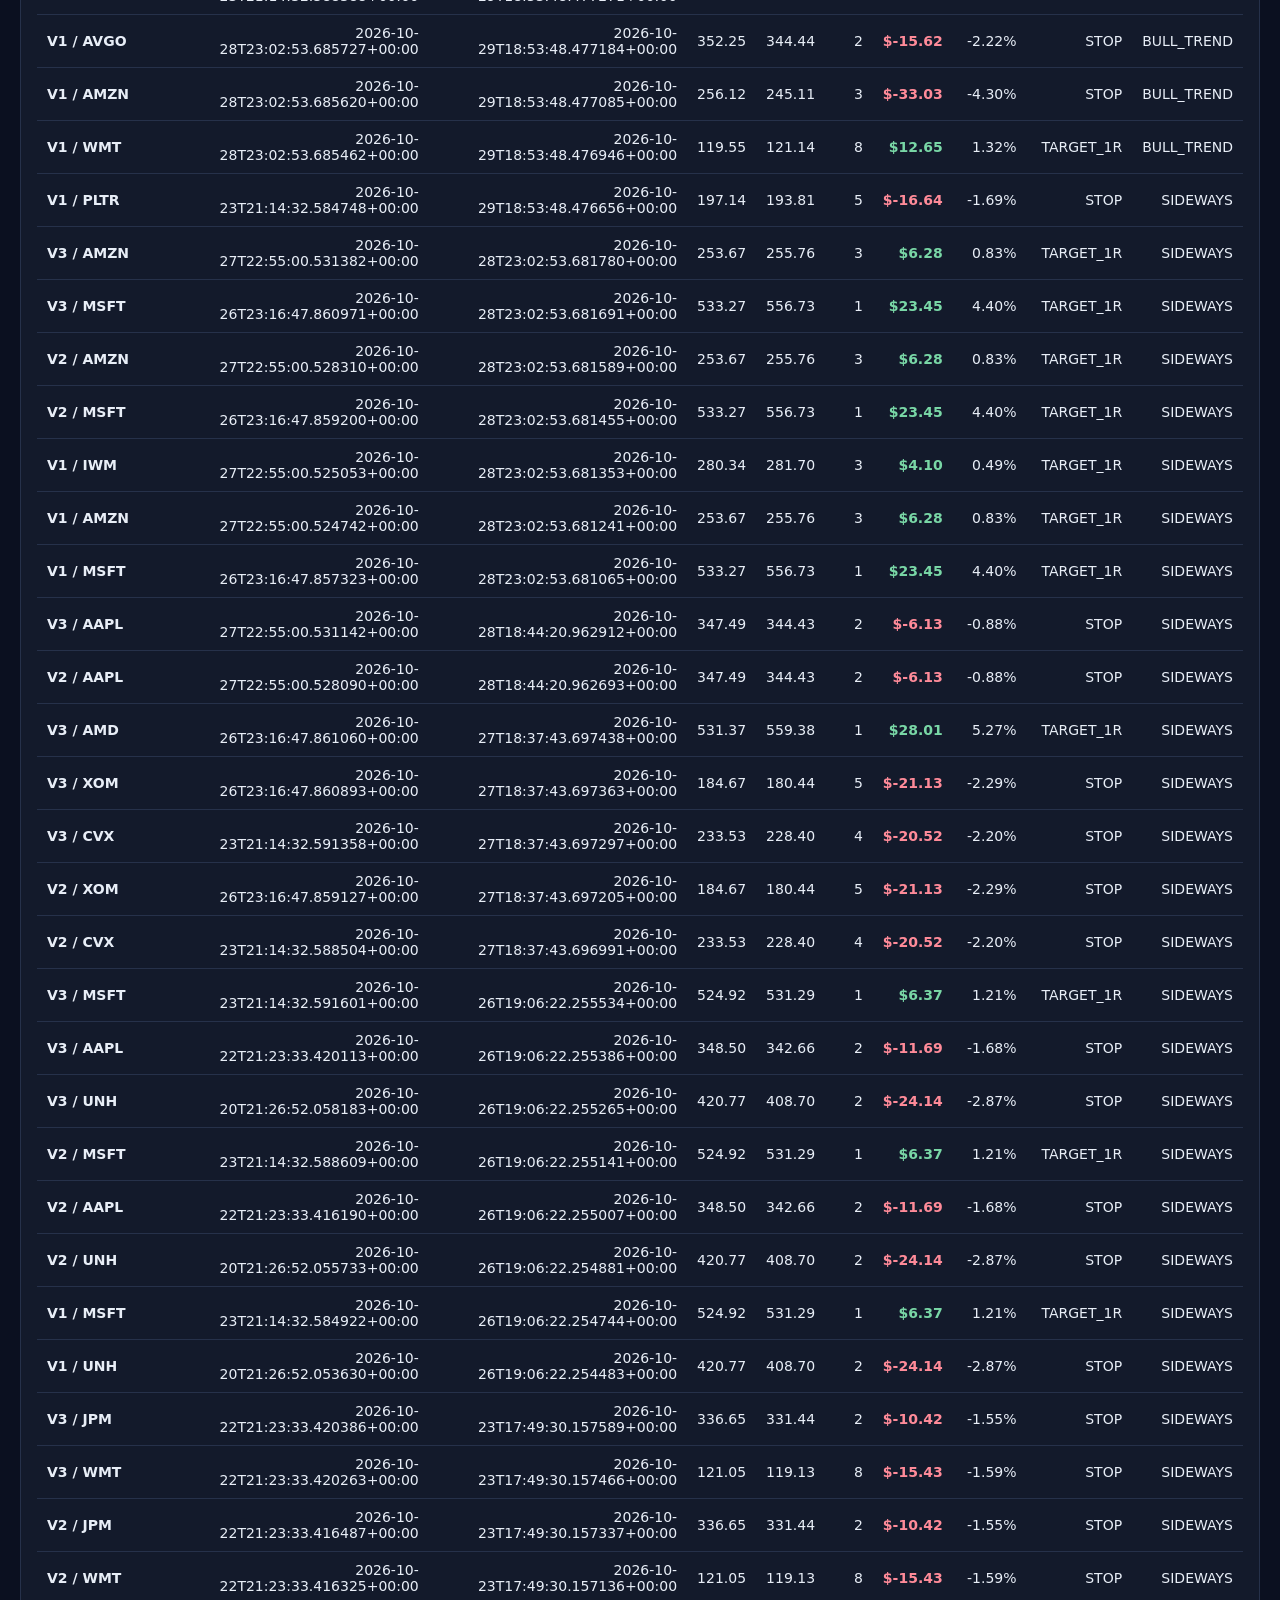
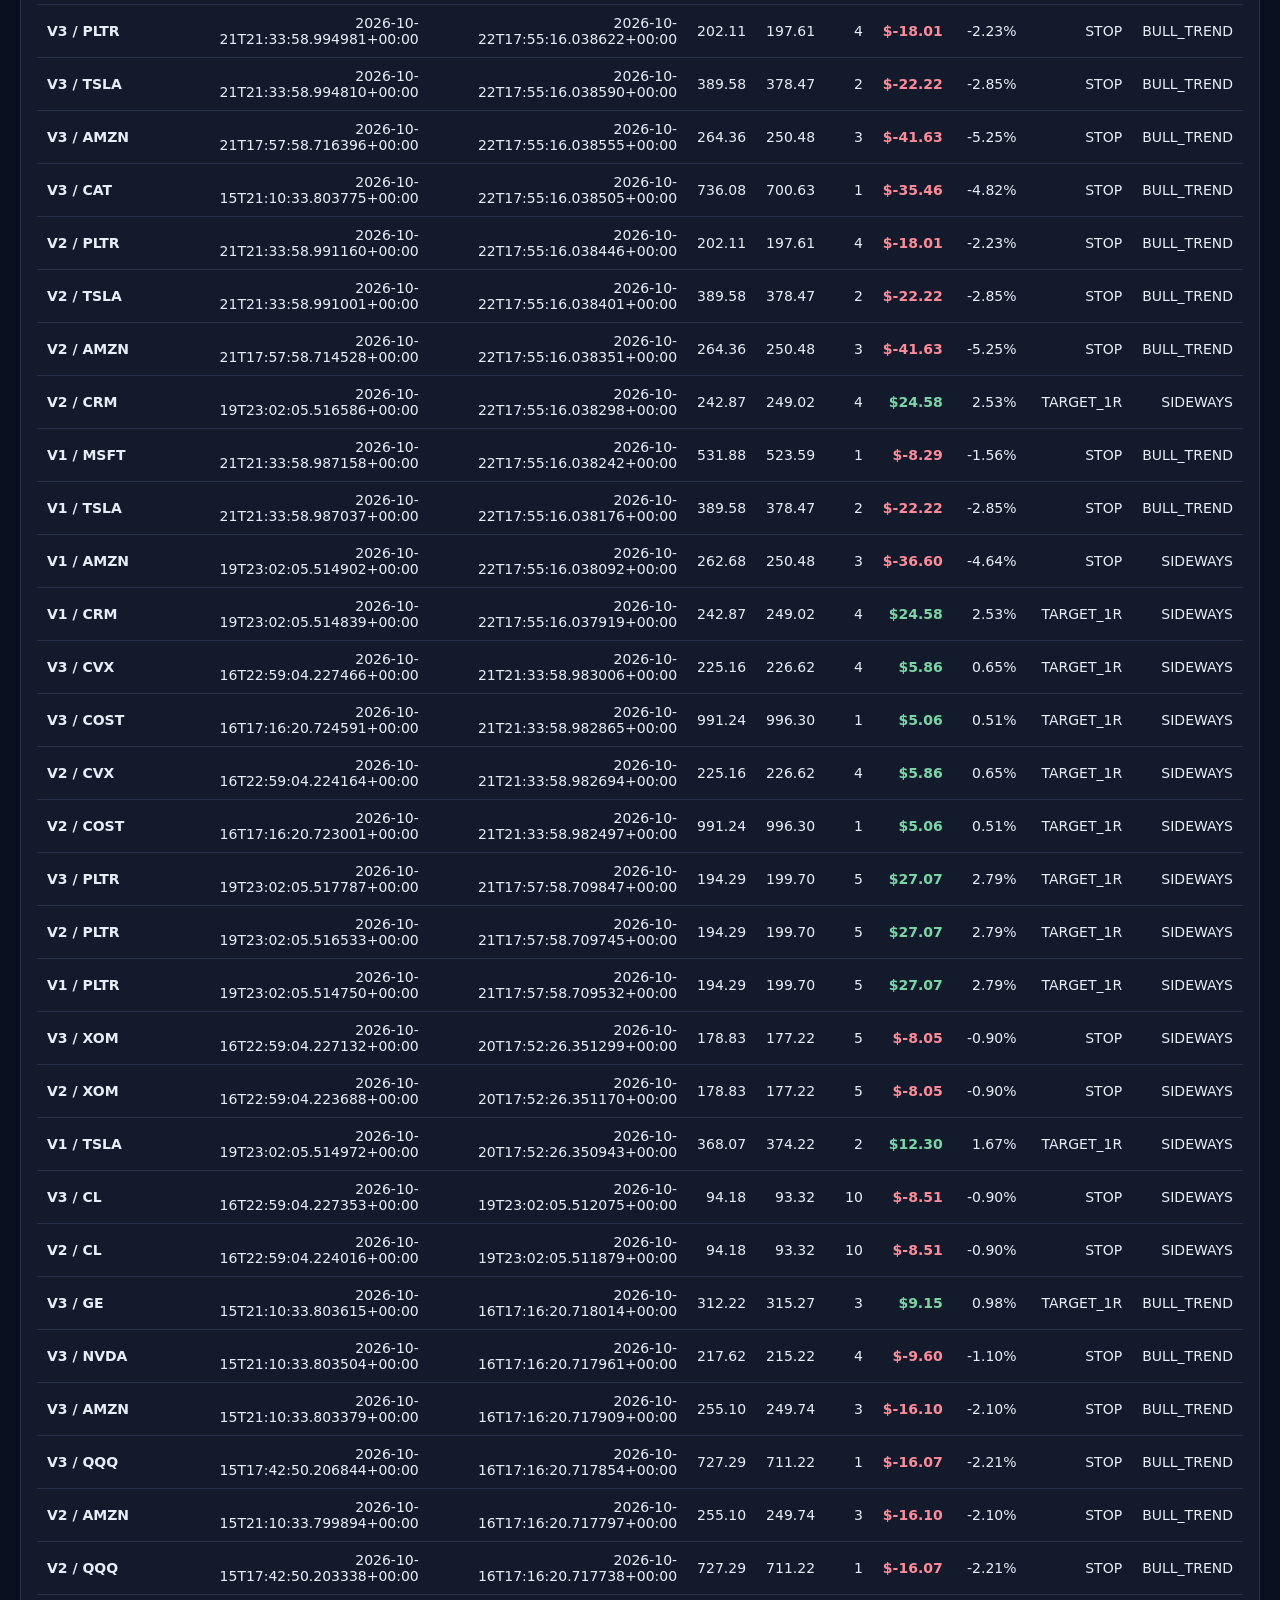
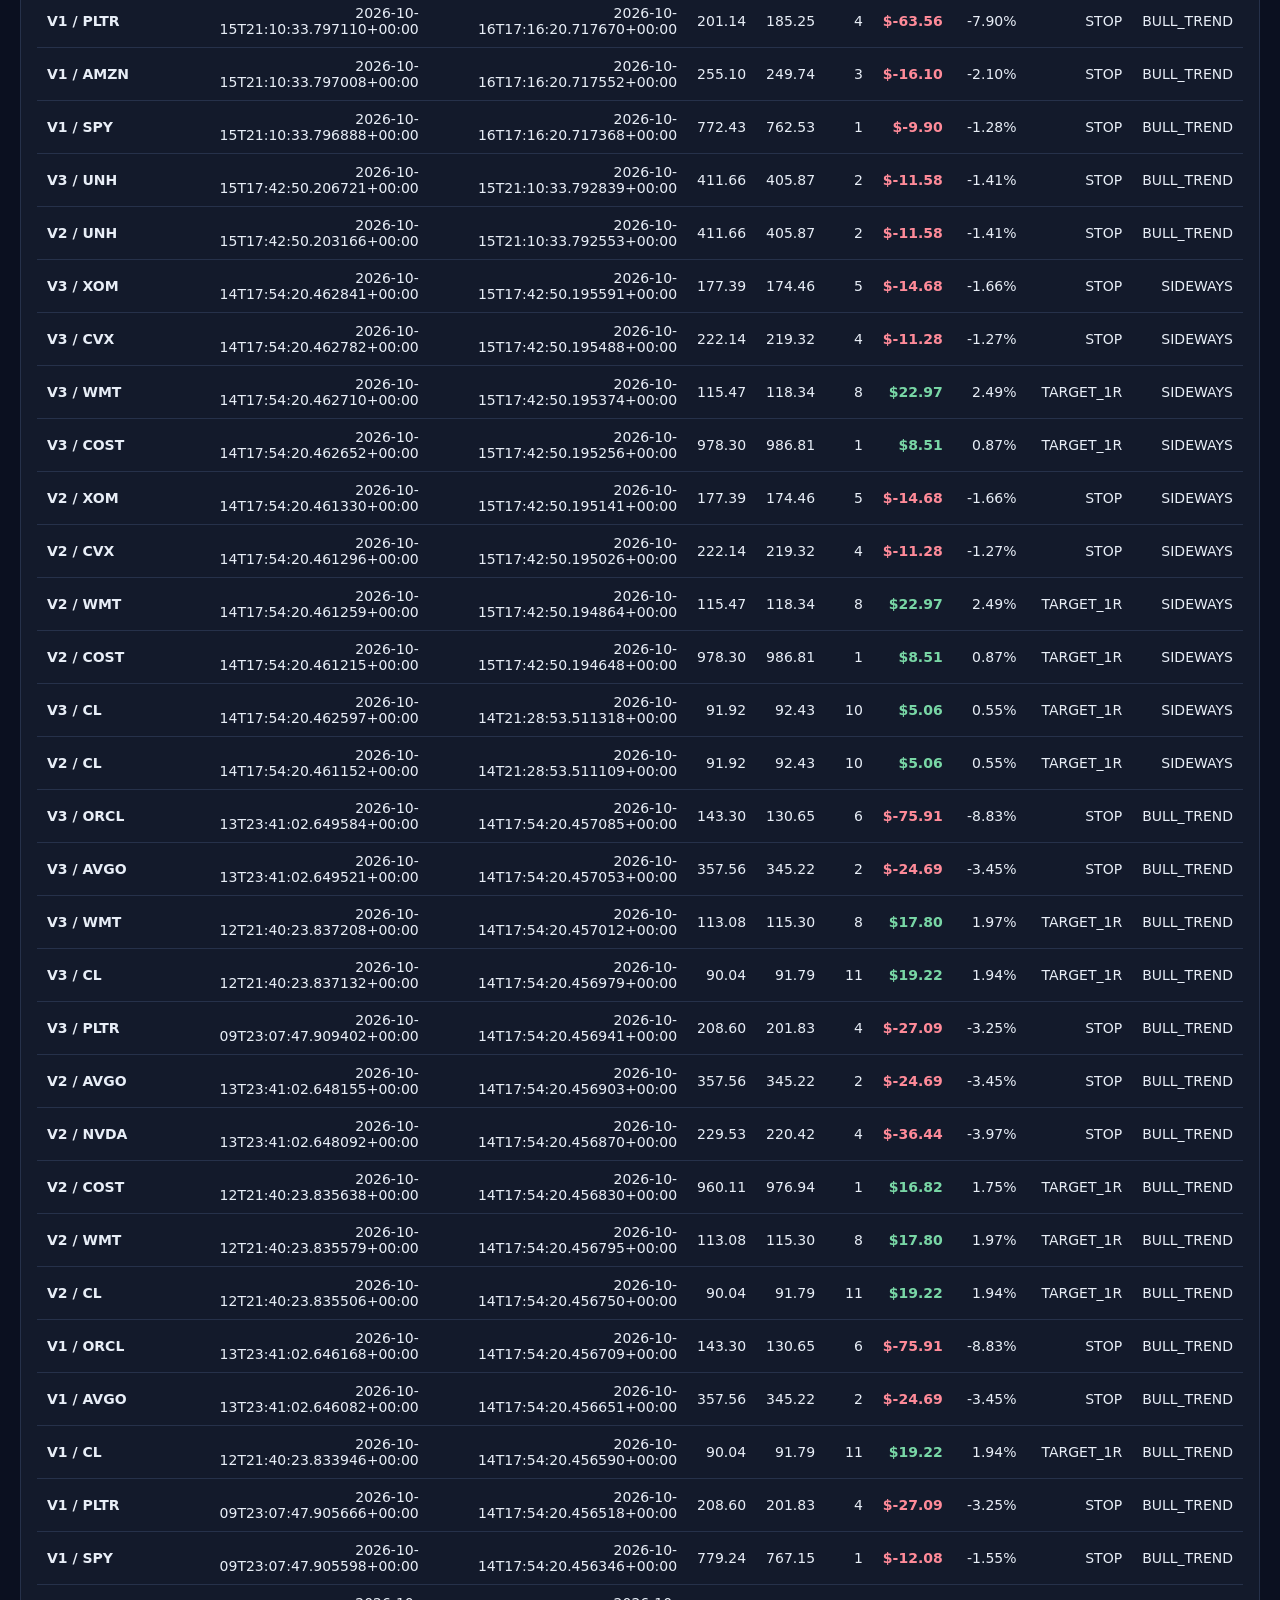
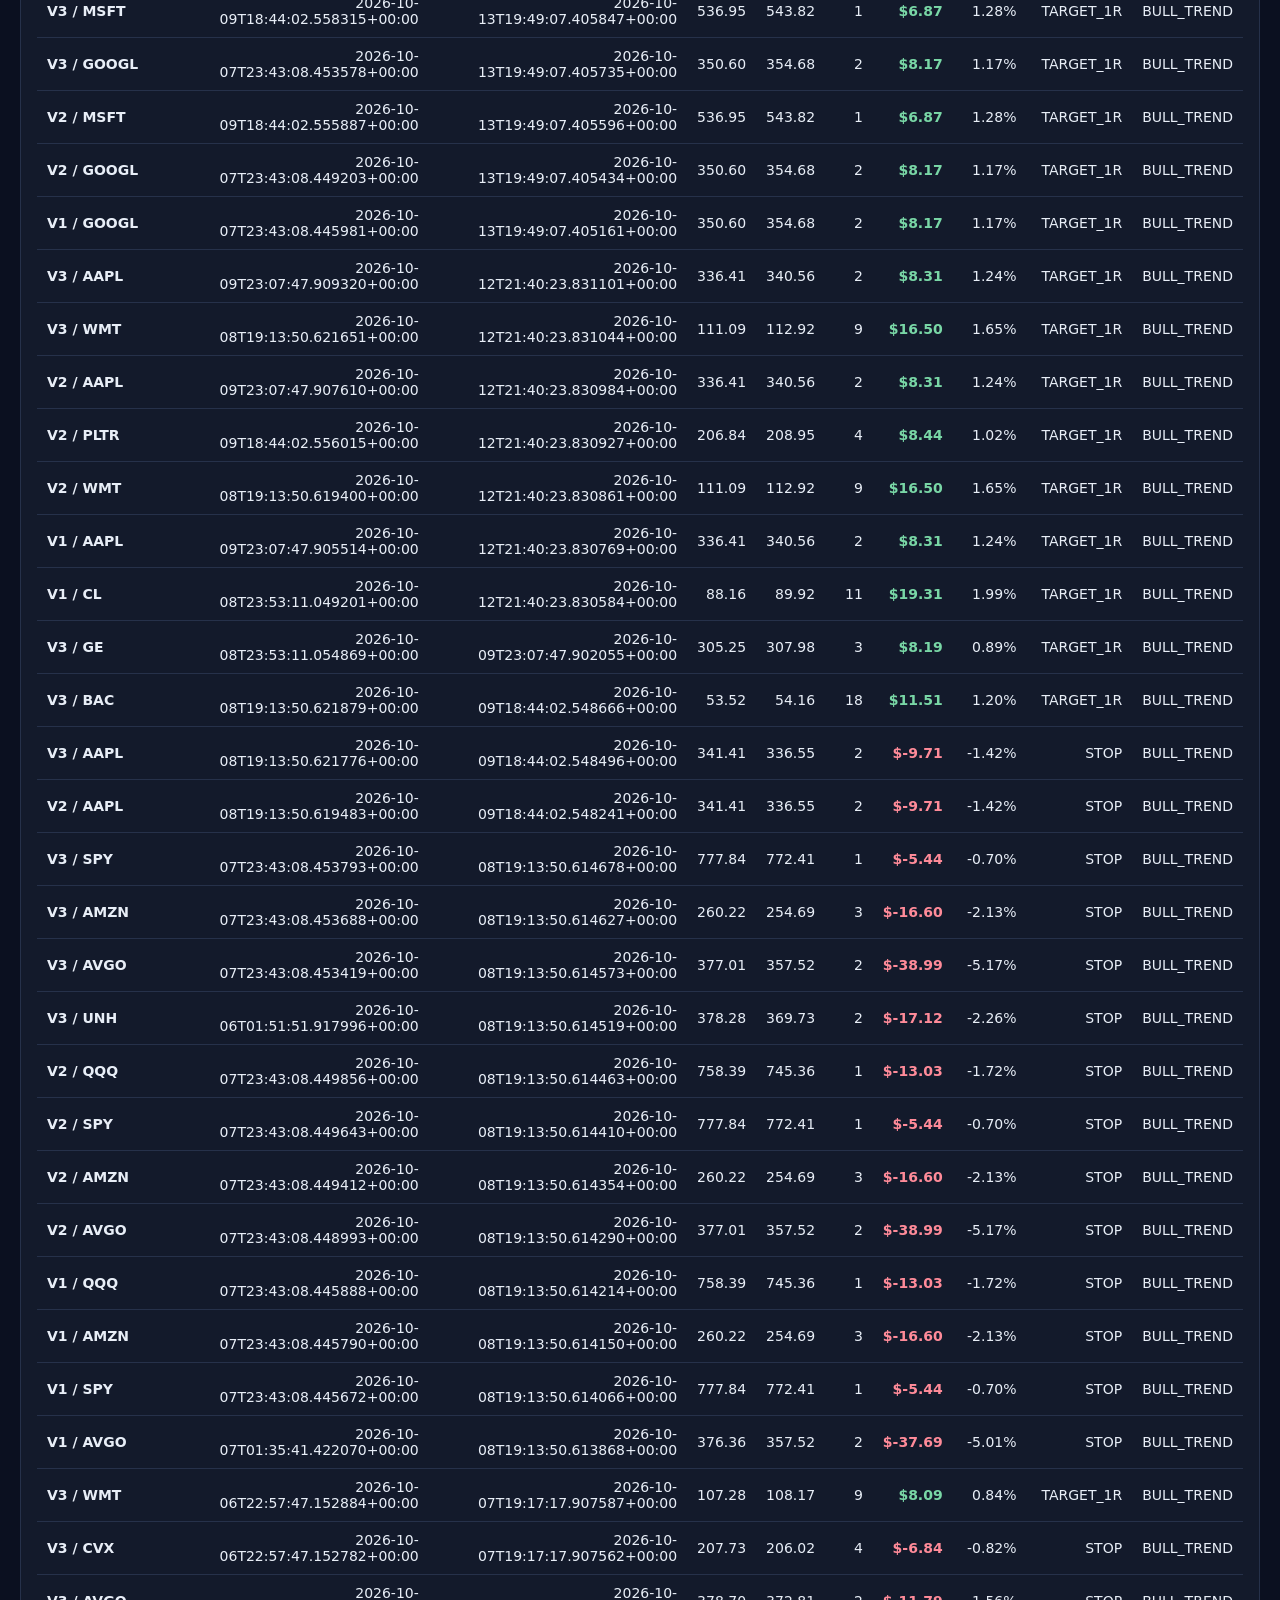
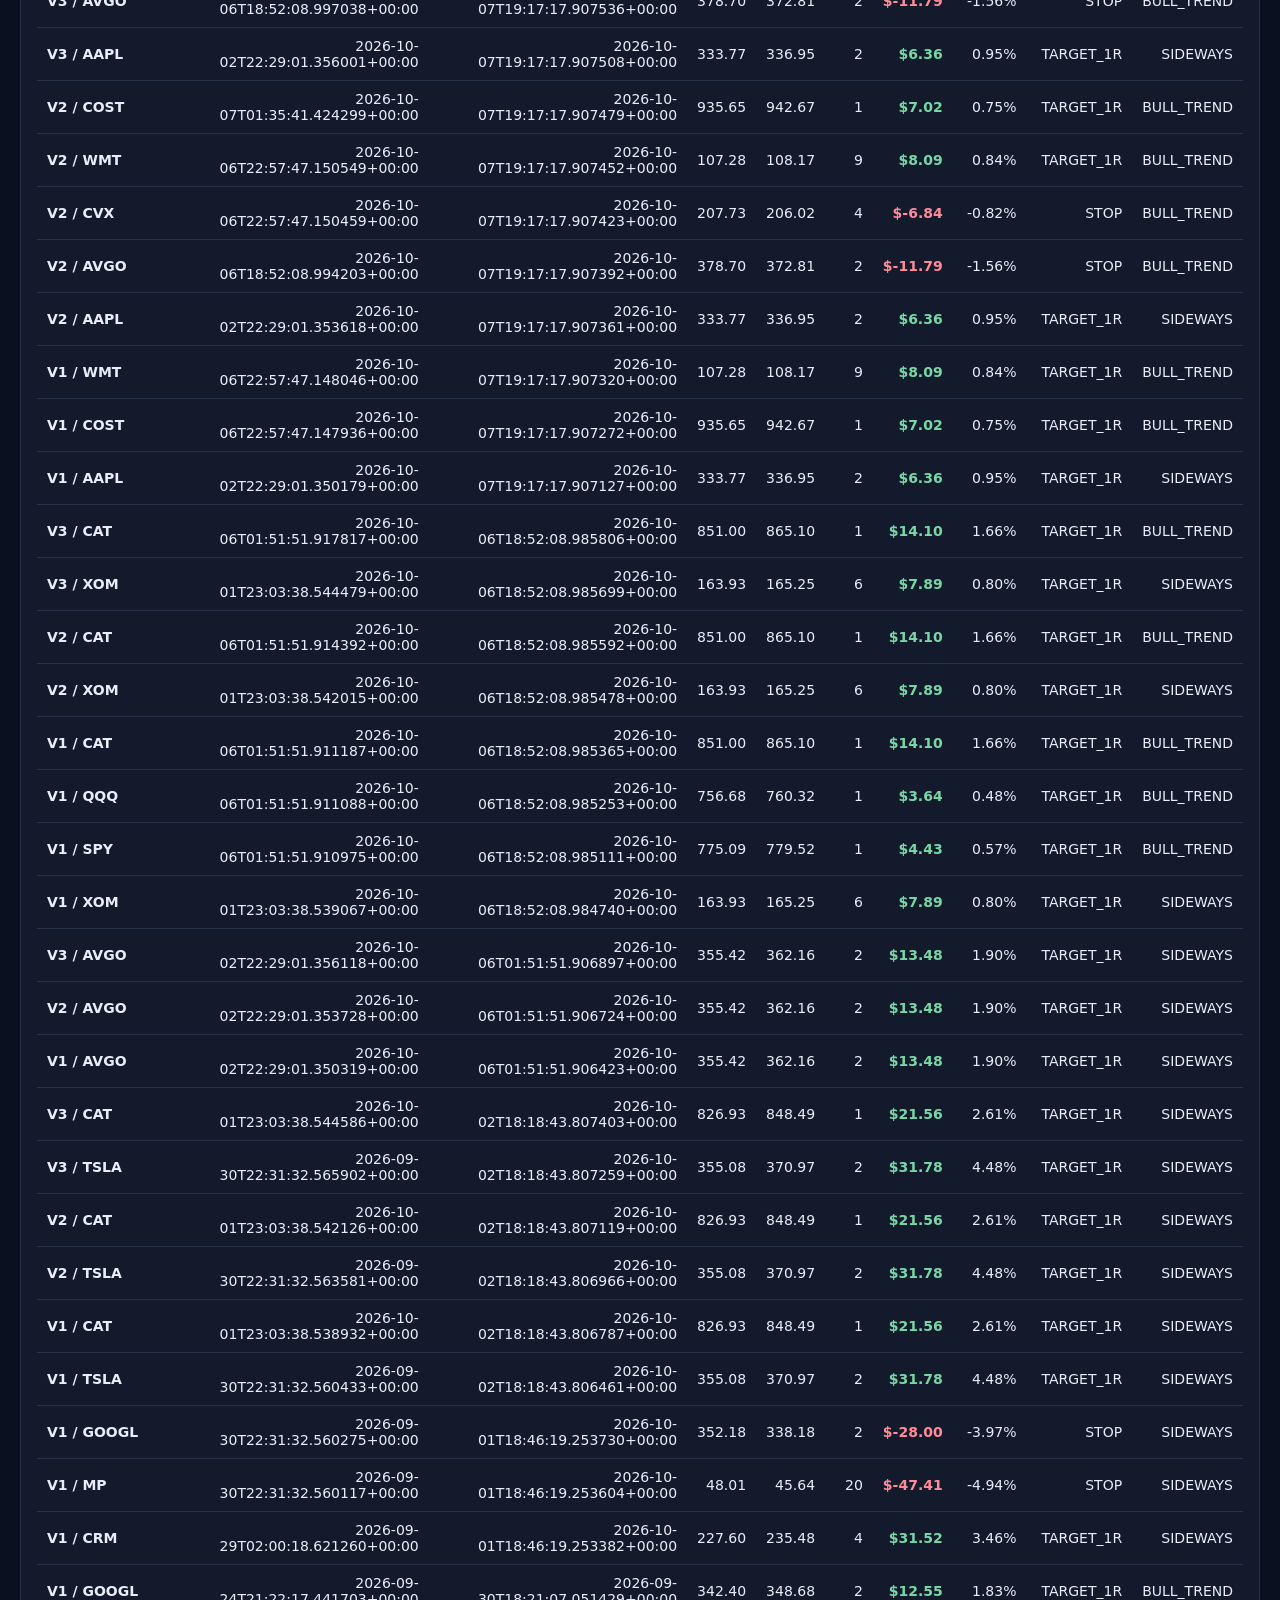
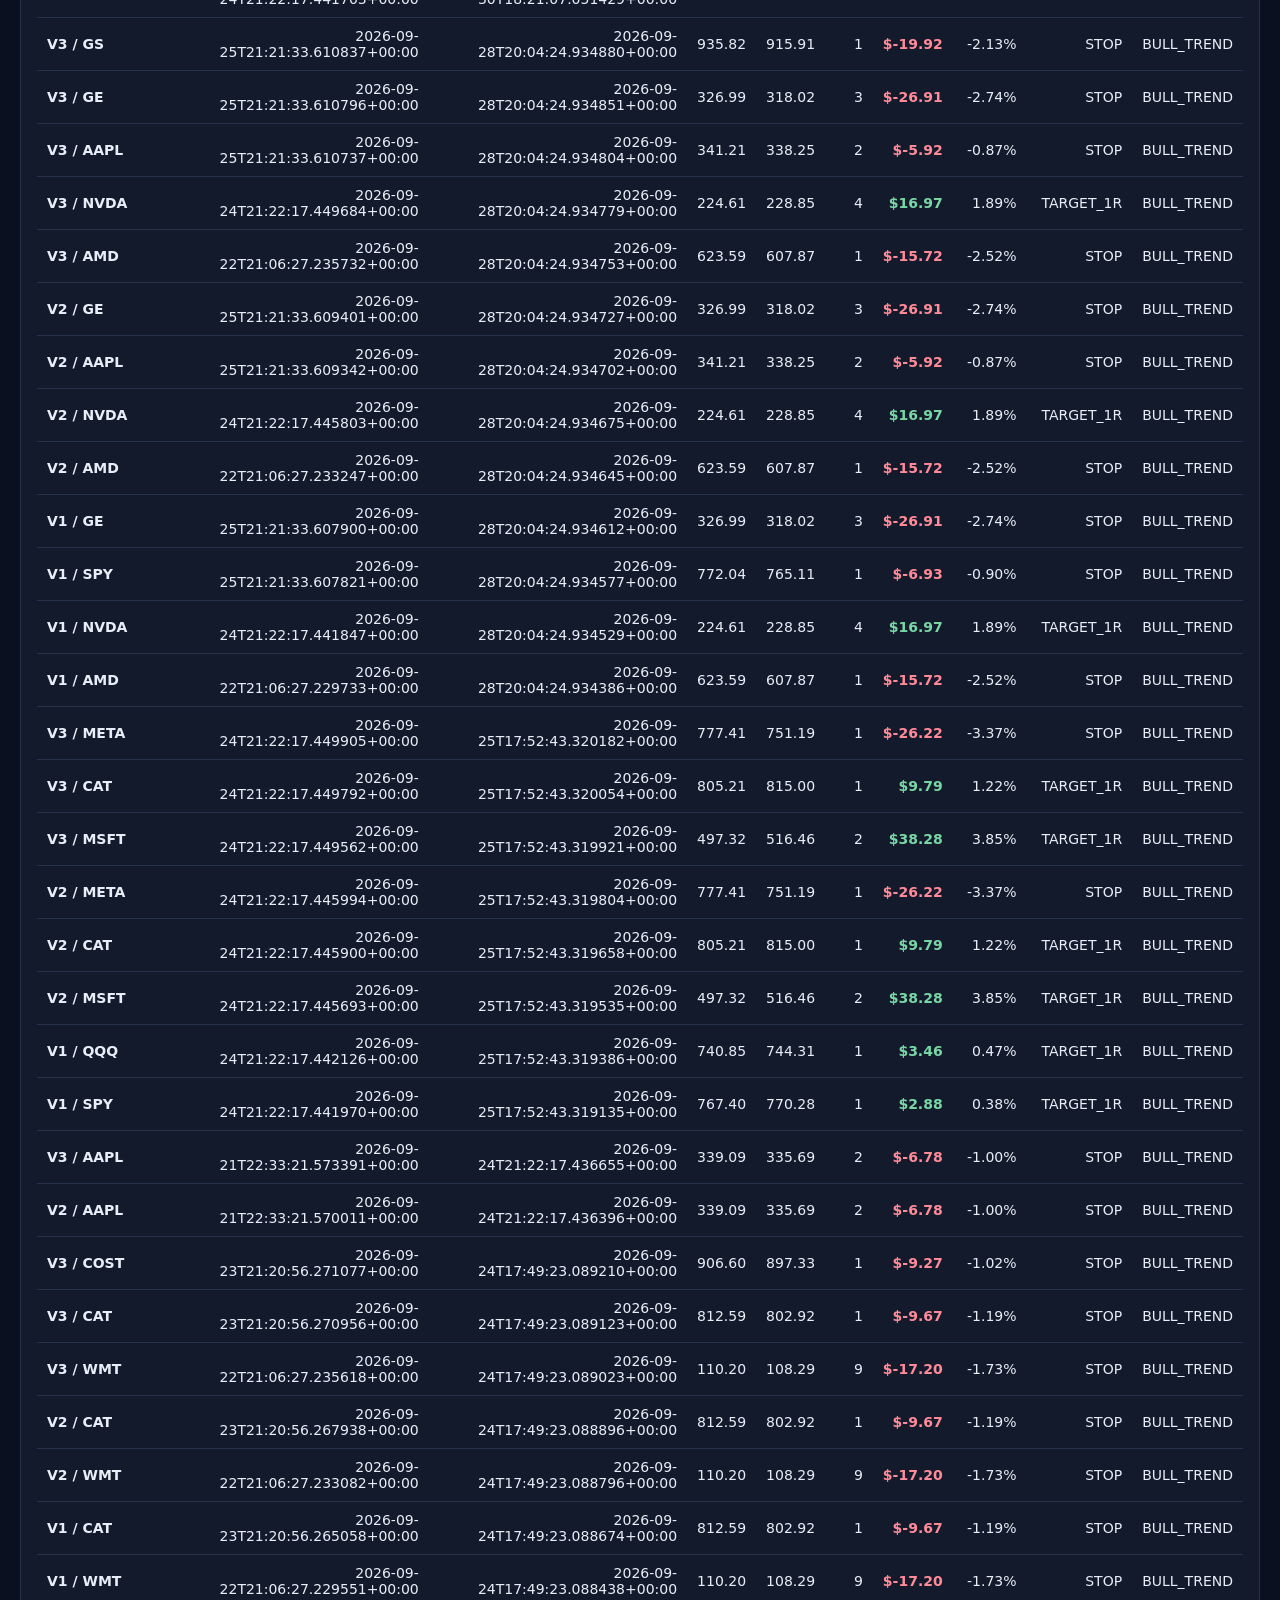
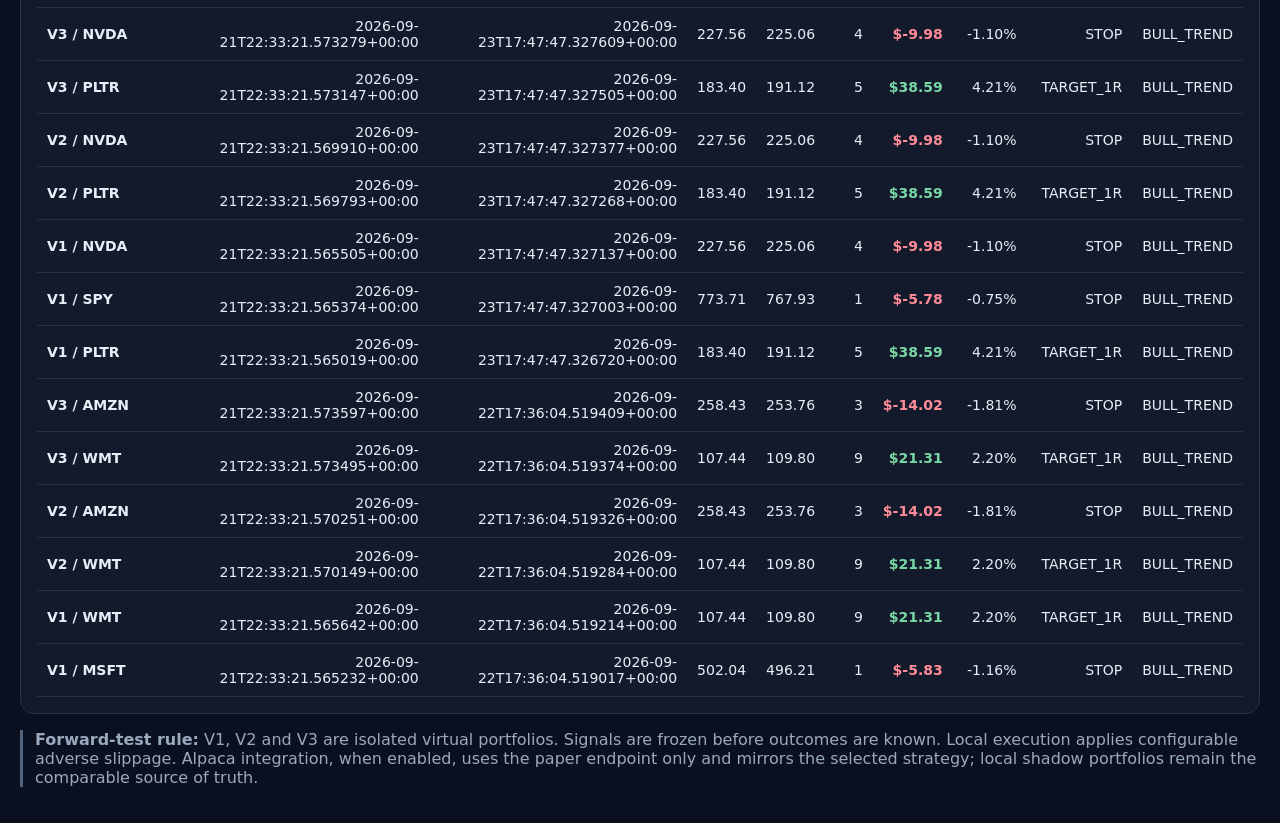
<file: docs/paper-trading.html>
<!doctype html>
<html lang="en"><head><meta charset="utf-8"/><meta name="viewport" content="width=device-width,initial-scale=1"/>
<title>Paper Trading Lab</title>
<style>:root{font-family:Inter,system-ui,sans-serif;color:#e8eef7;background:#0b1020}body{margin:0}.wrap{max-width:1350px;margin:auto;padding:20px}.muted{color:#9ba9bf}.tabs{display:flex;gap:8px;flex-wrap:wrap;margin:16px 0}.tab{padding:10px 14px;border-radius:999px;background:#111827;border:1px solid #34425f;color:#eef2ff;text-decoration:none}.cards{display:grid;grid-template-columns:repeat(auto-fit,minmax(160px,1fr));gap:12px;margin:18px 0}.card,.panel{background:#131a2b;border:1px solid #26314a;border-radius:14px;padding:16px}.value{font-size:24px;font-weight:700}.good{color:#79d7a6}.bad{color:#ff8b99}.grid{display:grid;grid-template-columns:1.2fr 1fr;gap:14px}@media(max-width:850px){.grid{grid-template-columns:1fr}}.scroll{overflow:auto}table{width:100%;border-collapse:collapse;font-size:14px}th,td{padding:10px;border-bottom:1px solid #26314a;text-align:right}th:first-child,td:first-child{text-align:left}.chart{width:100%;height:360px;background:#0f1524;border-radius:12px}.note{border-left:3px solid #52637e;padding-left:12px}</style>
</head><body><div class="wrap"><h1>Paper Trading Lab</h1><p class="panel"><b>V4 experimental research</b> · Corrected V1–V4 replay, uncertainty, prediction-score diagnostics and a new prospective paper cohort. <a class="tab" href="v4.html" style="display:inline-block;margin:6px 0">Open V4 research ↗</a><br><span class="muted">The original V1–V3 records on this page retain their original execution methodology.</span></p><div id="updated" class="muted">Loading forward-test portfolios…</div>
<div class="tabs"><a class="tab" href="index.html">Overview</a><a class="tab" href="day-opportunities.html">Day Opportunities</a><a class="tab" href="prediction-tracker.html">Prediction Tracker</a><a class="tab" href="backtest.html">Backtest Results</a><a class="tab" href="paper-trading.html">Paper Trading</a></div>
<div class="cards" id="cards"></div>
<div class="grid"><div class="panel"><h2>Equity curves</h2><svg id="chart" class="chart" viewBox="0 0 900 360" preserveAspectRatio="none"></svg><p class="muted">All shadow portfolios start with the same virtual capital. SPY/QQQ are benchmarked from the first paper-trading observation.</p></div><div class="panel"><h2>Experiment configuration</h2><div id="config" class="muted">—</div></div></div>
<div class="panel" style="margin-top:14px"><h2>Open positions</h2><div class="scroll"><table><thead><tr><th>Strategy / Symbol</th><th>Qty</th><th>Entry</th><th>Last</th><th>Stop</th><th>Target</th><th>Score</th><th>Regime</th><th>Broker</th></tr></thead><tbody id="open"></tbody></table></div></div>
<div class="panel" style="margin-top:14px"><h2>Closed trade audit</h2><div class="scroll"><table><thead><tr><th>Strategy / Symbol</th><th>Entry time</th><th>Exit time</th><th>Entry</th><th>Exit</th><th>Qty</th><th>P/L</th><th>Return</th><th>Exit reason</th><th>Regime</th></tr></thead><tbody id="trades"></tbody></table></div></div>
<p class="muted note"><b>Forward-test rule:</b> V1, V2 and V3 are isolated virtual portfolios. Signals are frozen before outcomes are known. Local execution applies configurable adverse slippage. Alpaca integration, when enabled, uses the paper endpoint only and mirrors the selected strategy; local shadow portfolios remain the comparable source of truth.</p>
</div>
<script>
let P={};const $=x=>document.getElementById(x),pct=x=>x==null||Number.isNaN(Number(x))?'—':(100*Number(x)).toFixed(2)+'%',money=x=>x==null||Number.isNaN(Number(x))?'—':'$'+Number(x).toFixed(2),num=x=>x==null||Number.isNaN(Number(x))?'—':Number(x).toFixed(2);
function cards(){let s=(P.summary||{}).strategies||{},b=(P.summary||{}).benchmarks||{},a=[];['V1','V2','V3'].forEach(function(v){let x=s[v]||{};a.push('<div class="card"><div class="muted">'+v+' equity</div><div class="value">'+money(x.equity)+'</div><div class="'+(Number(x.return)>=0?'good':'bad')+'">Return '+pct(x.return)+'</div><div class="muted">DD '+pct(x.max_drawdown)+' · '+(x.open_positions||0)+' open · '+(x.closed_trades||0)+' closed</div></div>')});['SPY','QQQ'].forEach(function(q){let x=b[q]||{};a.push('<div class="card"><div class="muted">'+q+' benchmark</div><div class="value">'+pct(x.return)+'</div><div class="muted">since experiment start</div></div>')});$('cards').innerHTML=a.join('')}
function config(){let s=P.summary||{};$('config').innerHTML='Mode: <b>'+(s.mode||'local')+'</b><br>Starting cash / strategy: <b>'+money(s.starting_cash)+'</b><br>Max position: <b>'+money(s.max_position_dollars)+'</b><br>Max open positions: <b>'+(s.max_open_positions||'—')+'</b><br>Slippage: <b>'+(s.slippage_bps||'—')+' bps</b><br>Exit target: <b>'+(s.exit_at_r||'—')+'R</b><br>Alpaca mirror strategy: <b>'+(s.alpaca_strategy||'V3')+'</b>'}
function positions(){let s=(P.summary||{}).strategies||{},rows=[];['V1','V2','V3'].forEach(function(v){(s[v]&&s[v].positions||[]).forEach(function(p){rows.push('<tr><td><b>'+v+' / '+p.symbol+'</b></td><td>'+p.qty+'</td><td>'+num(p.entry_price)+'</td><td>'+num(p.last_price)+'</td><td>'+num(p.stop)+'</td><td>'+num(p.target)+'</td><td>'+num(p.score)+'</td><td>'+(p.market_regime||'—')+'</td><td>'+(p.broker_status||'local')+'</td></tr>')})});$('open').innerHTML=rows.length?rows.join(''):'<tr><td colspan="9">No open paper positions yet.</td></tr>'}
function trades(){$('trades').innerHTML=(P.trades||[]).slice().reverse().map(function(r){return '<tr><td><b>'+r.strategy+' / '+r.symbol+'</b></td><td>'+(r.entry_time||'')+'</td><td>'+(r.exit_time||'')+'</td><td>'+num(r.entry_price)+'</td><td>'+num(r.exit_price)+'</td><td>'+r.qty+'</td><td class="'+(Number(r.pnl)>=0?'good':'bad')+'"><b>'+money(r.pnl)+'</b></td><td>'+pct(r.pnl_pct)+'</td><td>'+r.exit_reason+'</td><td>'+(r.market_regime||'—')+'</td></tr>'}).join('')||'<tr><td colspan="10">No closed paper trades yet.</td></tr>'}
function chart(){const d=P.equity||[],svg=$('chart'),W=900,H=360,p=45;svg.innerHTML='';if(d.length<2){svg.innerHTML='<text x="45" y="60" fill="#9ba9bf">Equity curve will appear after multiple forward runs.</text>';return}let series=['V1_equity','V2_equity','V3_equity'],vals=[];d.forEach(function(r){series.forEach(function(k){let v=Number(r[k]);if(Number.isFinite(v))vals.push(v)})});let lo=Math.min.apply(null,vals),hi=Math.max.apply(null,vals);if(hi===lo){hi+=1;lo-=1}const X=i=>p+i/(d.length-1)*(W-2*p),Y=v=>H-p-(v-lo)/(hi-lo)*(H-2*p);let strokes=['#6ea8fe','#ffd166','#79d7a6'];svg.innerHTML='<line x1="'+p+'" y1="'+(H-p)+'" x2="'+(W-p)+'" y2="'+(H-p)+'" stroke="#516079"/><text x="'+p+'" y="25" fill="#9ba9bf">V1 blue · V2 amber · V3 green</text>';series.forEach(function(k,j){let pts=[];d.forEach(function(r,i){let v=Number(r[k]);if(Number.isFinite(v))pts.push([X(i),Y(v)])});if(!pts.length)return;let pl=document.createElementNS('http://www.w3.org/2000/svg','polyline');pl.setAttribute('points',pts.map(x=>x.join(',')).join(' '));pl.setAttribute('fill','none');pl.setAttribute('stroke',strokes[j]);pl.setAttribute('stroke-width','3');svg.appendChild(pl)})}
async function load(){try{P=await (await fetch('data/paper-trading.json?ts='+Date.now(),{cache:'no-store'})).json();$('updated').textContent='Forward test updated '+new Date(P.generated_at).toLocaleString();cards();config();positions();trades();chart()}catch(e){$('updated').textContent='Paper-trading data will appear after the first workflow run.'}}load();
</script><script src="assets/legacy.js" defer></script></body></html>
</file>
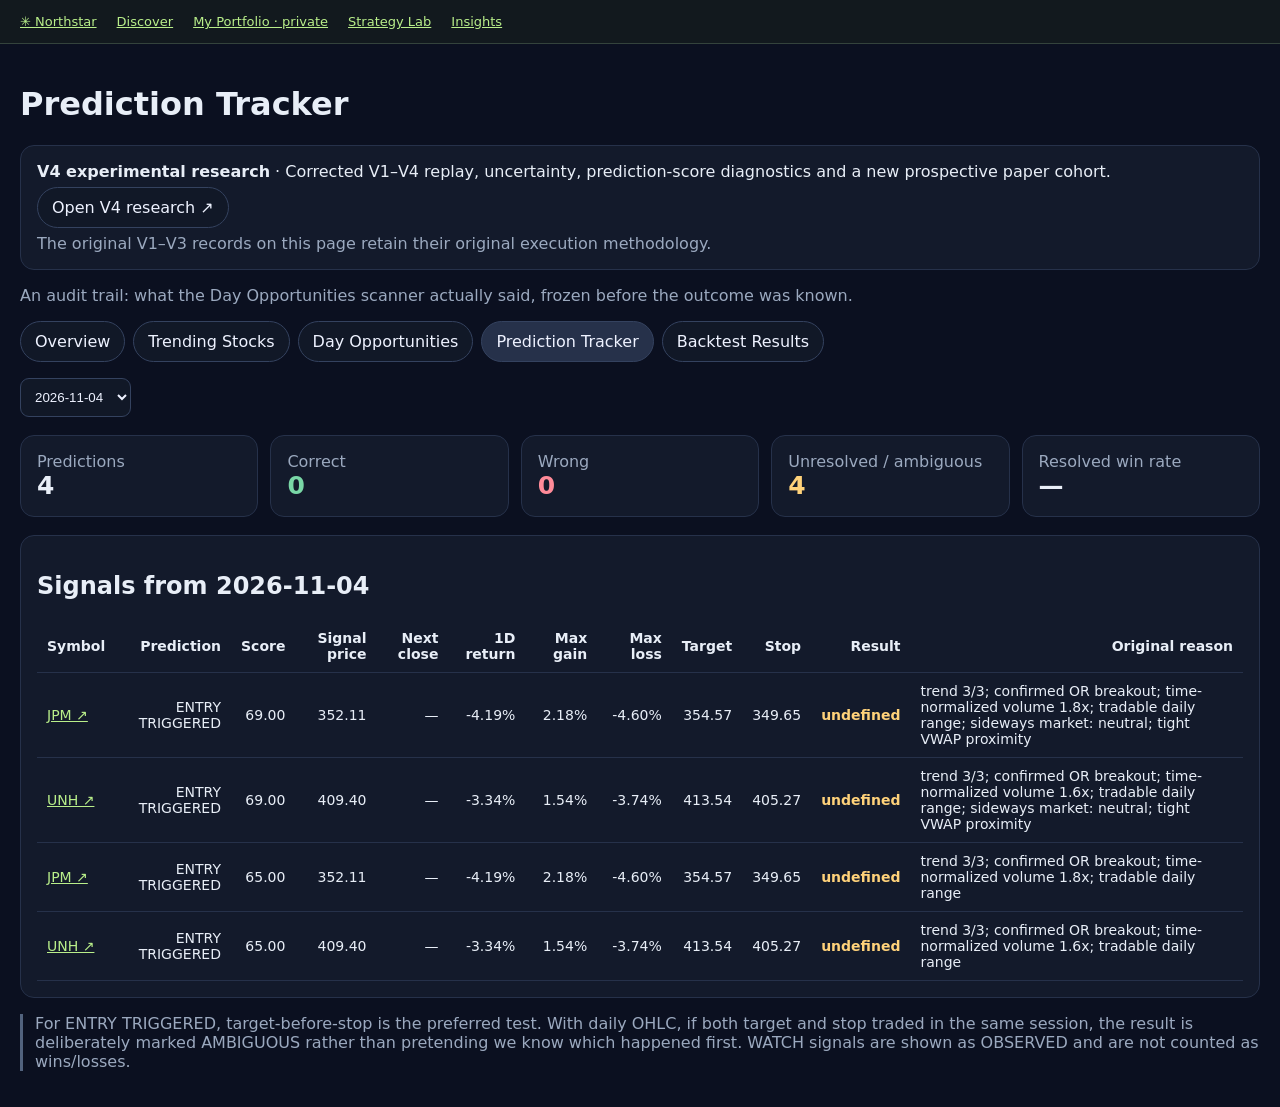
<file: docs/prediction-tracker.html>
<!doctype html><html lang="en"><head><meta charset="utf-8"/><meta name="viewport" content="width=device-width,initial-scale=1"/><title>Prediction Tracker</title><style>:root{font-family:Inter,system-ui,sans-serif;color:#e8eef7;background:#0b1020}body{margin:0;background:#0b1020}.wrap{max-width:1300px;margin:auto;padding:20px}.muted{color:#9ba9bf}.tabs{display:flex;gap:8px;flex-wrap:wrap;margin:16px 0}.tab{padding:10px 14px;border-radius:999px;background:#111827;border:1px solid #34425f;color:#eef2ff;text-decoration:none}.tab.active{background:#26314a}.cards{display:grid;grid-template-columns:repeat(auto-fit,minmax(160px,1fr));gap:12px;margin:18px 0}.card,.panel{background:#131a2b;border:1px solid #26314a;border-radius:14px;padding:16px}.value{font-size:25px;font-weight:700}.controls{display:flex;gap:10px;flex-wrap:wrap;margin:14px 0}select{background:#111827;color:#eef2ff;border:1px solid #34425f;border-radius:9px;padding:10px}table{width:100%;border-collapse:collapse;font-size:14px}th,td{padding:10px;border-bottom:1px solid #26314a;text-align:right}th:first-child,td:first-child{text-align:left}.scroll{overflow:auto}.good{color:#79d7a6}.bad{color:#ff8b99}.warn{color:#ffd27a}.note{border-left:3px solid #52637e;padding-left:12px}</style></head><body><div class="wrap"><h1>Prediction Tracker</h1><p class="panel"><b>V4 experimental research</b> · Corrected V1–V4 replay, uncertainty, prediction-score diagnostics and a new prospective paper cohort. <a class="tab" href="v4.html" style="display:inline-block;margin:6px 0">Open V4 research ↗</a><br><span class="muted">The original V1–V3 records on this page retain their original execution methodology.</span></p><div class="muted">An audit trail: what the Day Opportunities scanner actually said, frozen before the outcome was known.</div><div class="tabs"><a class="tab" href="index.html">Overview</a><a class="tab" href="trending.html">Trending Stocks</a><a class="tab" href="day-opportunities.html">Day Opportunities</a><a class="tab active" href="prediction-tracker.html">Prediction Tracker</a><a class="tab" href="backtest.html" style="color:#eef2ff;text-decoration:none">Backtest Results</a></div><div class="controls"><select id="date"></select></div><div class="cards"><div class="card"><div class="muted">Predictions</div><div class="value" id="n">—</div></div><div class="card"><div class="muted">Correct</div><div class="value good" id="win">—</div></div><div class="card"><div class="muted">Wrong</div><div class="value bad" id="loss">—</div></div><div class="card"><div class="muted">Unresolved / ambiguous</div><div class="value warn" id="pending">—</div></div><div class="card"><div class="muted">Resolved win rate</div><div class="value" id="rate">—</div></div></div><div class="panel"><h2 id="title">Yesterday's signals</h2><div class="scroll"><table><thead><tr><th>Symbol</th><th>Prediction</th><th>Score</th><th>Signal price</th><th>Next close</th><th>1D return</th><th>Max gain</th><th>Max loss</th><th>Target</th><th>Stop</th><th>Result</th><th>Original reason</th></tr></thead><tbody id="rows"></tbody></table></div></div><p class="muted note">For ENTRY TRIGGERED, target-before-stop is the preferred test. With daily OHLC, if both target and stop traded in the same session, the result is deliberately marked AMBIGUOUS rather than pretending we know which happened first. WATCH signals are shown as OBSERVED and are not counted as wins/losses.</p></div><script>let D=[];const $=x=>document.getElementById(x),pct=x=>x==null||Number.isNaN(Number(x))?'—':(100*Number(x)).toFixed(2)+'%',px=x=>x==null||Number.isNaN(Number(x))?'—':Number(x).toFixed(2);function render(){let date=$('date').value,r=D.filter(x=>x.signal_date===date);let actionable=r.filter(x=>x.prediction==='ENTRY TRIGGERED'),w=actionable.filter(x=>x.result==='CORRECT').length,l=actionable.filter(x=>x.result==='WRONG').length,p=actionable.length-w-l;$('n').textContent=actionable.length;$('win').textContent=w;$('loss').textContent=l;$('pending').textContent=p;$('rate').textContent=w+l?((100*w/(w+l)).toFixed(1)+'%'):'—';$('title').textContent='Signals from '+date;$('rows').innerHTML=r.length?r.map(x=>'<tr><td><b>'+x.symbol+'</b></td><td>'+x.prediction+'</td><td>'+px(x.score)+'</td><td>'+px(x.signal_price)+'</td><td>'+px(x.next_close)+'</td><td>'+pct(x.return_1d)+'</td><td>'+pct(x.max_favourable_1d)+'</td><td>'+pct(x.max_adverse_1d)+'</td><td>'+px(x.target_1r)+'</td><td>'+px(x.stop)+'</td><td class="'+(x.result==='CORRECT'?'good':x.result==='WRONG'?'bad':'warn')+'"><b>'+x.result+'</b></td><td style="text-align:left">'+String(x.original_reason||'')+'</td></tr>').join(''):'<tr><td colspan="12">No saved signals for this date.</td></tr>'}async function load(){try{let p=await (await fetch('data/prediction-tracker.json?ts='+Date.now(),{cache:'no-store'})).json();D=p.predictions||[];let dates=[...new Set(D.map(x=>x.signal_date))].sort().reverse();$('date').innerHTML=dates.map(x=>'<option>'+x+'</option>').join('');render()}catch(e){$('rows').innerHTML='<tr><td colspan="12">Tracker data will appear after the next refresh.</td></tr>'}}$('date').addEventListener('change',render);load();</script><script src="assets/legacy.js" defer></script></body></html>
</file>
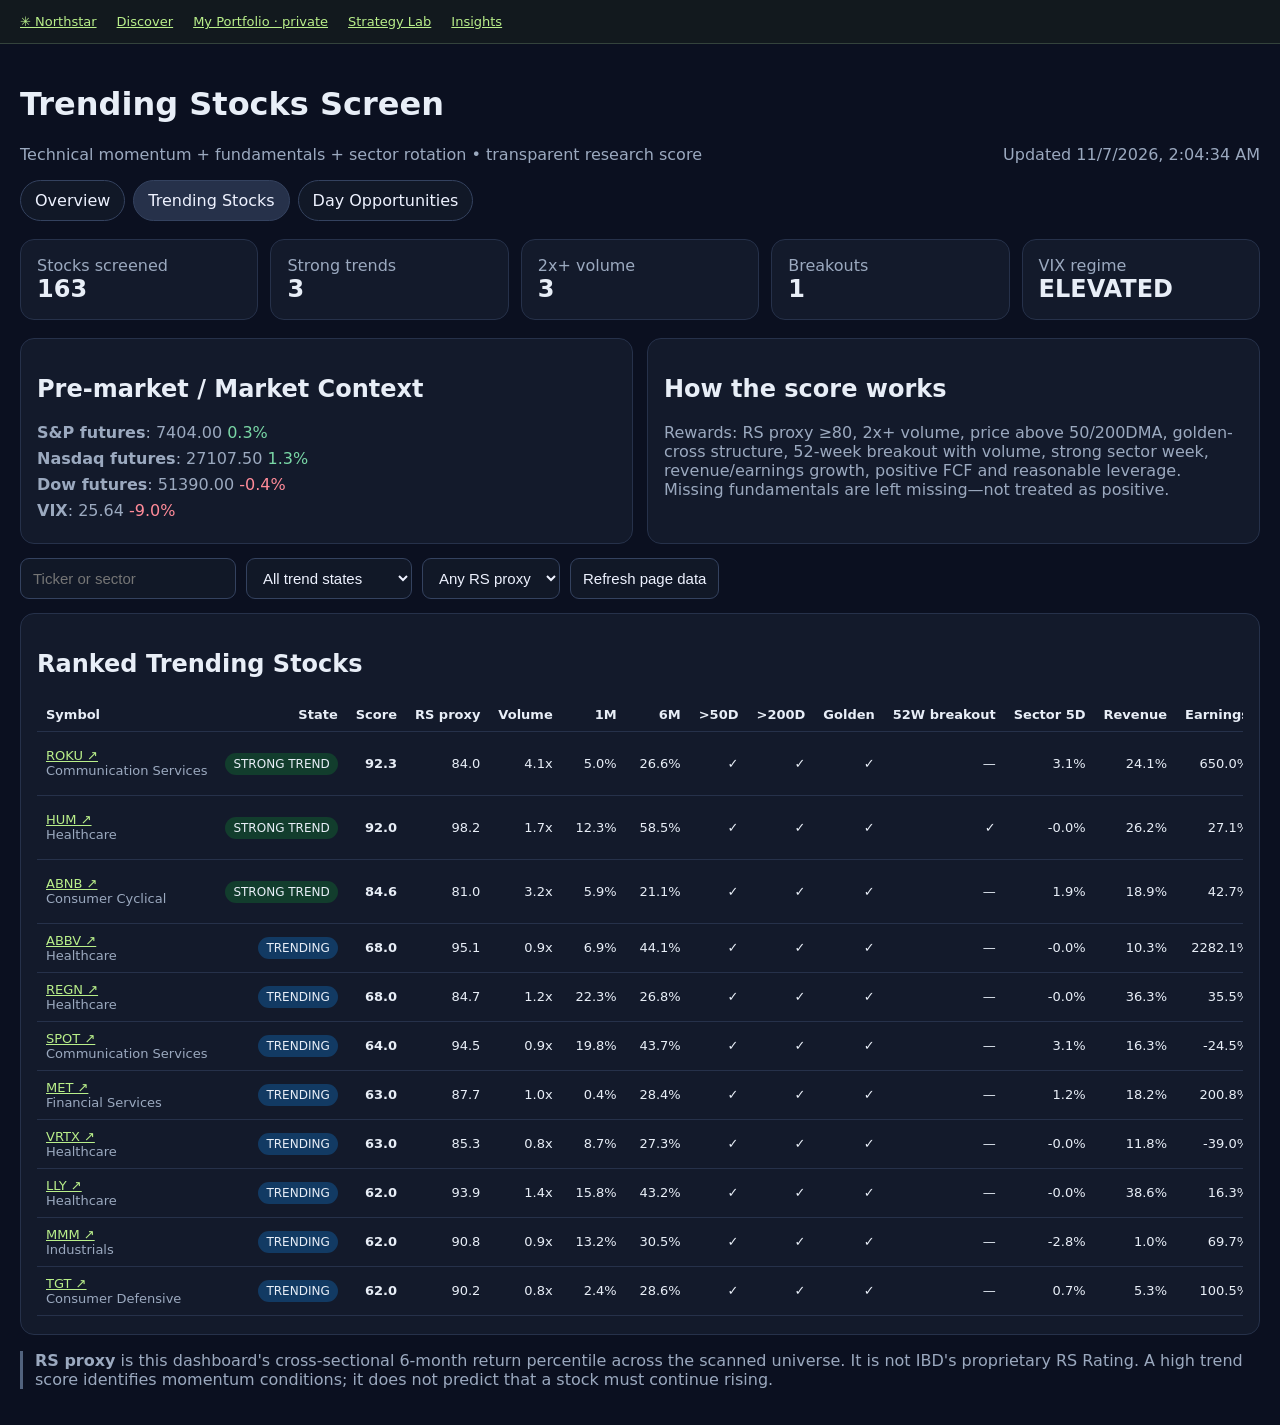
<file: docs/trending.html>
<!doctype html>
<html lang="en"><head><meta charset="utf-8"/><meta name="viewport" content="width=device-width,initial-scale=1"/>
<title>Trending Stocks Screen</title><style>
:root{font-family:Inter,system-ui,sans-serif;color:#e8eef7;background:#0b1020}body{margin:0;background:#0b1020}.wrap{max-width:1320px;margin:auto;padding:20px}.muted{color:#9ba9bf}.top{display:flex;justify-content:space-between;gap:14px;flex-wrap:wrap;align-items:end}.nav{display:flex;gap:8px;flex-wrap:wrap;margin:16px 0}.tab{padding:10px 14px;border-radius:999px;background:#111827;border:1px solid #34425f;color:#eef2ff;text-decoration:none}.tab.active{background:#26314a}.cards{display:grid;grid-template-columns:repeat(auto-fit,minmax(160px,1fr));gap:12px;margin:18px 0}.card,.panel{background:#131a2b;border:1px solid #26314a;border-radius:14px;padding:16px}.value{font-size:24px;font-weight:700}.controls{display:flex;gap:10px;flex-wrap:wrap;margin:14px 0}input,select,button{background:#111827;color:#eef2ff;border:1px solid #34425f;border-radius:9px;padding:10px 12px;font-size:15px}.scroll{overflow:auto;max-height:620px}table{width:100%;border-collapse:collapse;font-size:13px}th,td{padding:9px;border-bottom:1px solid #26314a;text-align:right;white-space:nowrap}th:first-child,td:first-child{text-align:left}th{position:sticky;top:0;background:#131a2b}.badge{padding:4px 8px;border-radius:999px;font-size:12px}.strong{background:#123d2d}.trend{background:#123a63}.watch{background:#5d4d16}.weak{background:#4e202a}.grid{display:grid;grid-template-columns:1fr 1fr;gap:14px}@media(max-width:900px){.grid{grid-template-columns:1fr}}.note{border-left:3px solid #52637e;padding-left:12px}.positive{color:#79d7a6}.negative{color:#ff8b99}
</style></head><body><div class="wrap">
<div class="top"><div><h1>Trending Stocks Screen</h1><div class="muted">Technical momentum + fundamentals + sector rotation • transparent research score</div></div><div id="updated" class="muted">Loading…</div></div>
<div class="nav"><a class="tab" href="index.html">Overview</a><a class="tab active" href="trending.html">Trending Stocks</a><a class="tab" href="day-opportunities.html">Day Opportunities</a></div>
<div class="cards"><div class="card"><div class="muted">Stocks screened</div><div class="value" id="count">—</div></div><div class="card"><div class="muted">Strong trends</div><div class="value" id="strong">—</div></div><div class="card"><div class="muted">2x+ volume</div><div class="value" id="vol">—</div></div><div class="card"><div class="muted">Breakouts</div><div class="value" id="breakouts">—</div></div><div class="card"><div class="muted">VIX regime</div><div class="value" id="vixRegime">—</div></div></div>
<div class="grid"><div class="panel"><h2>Pre-market / Market Context</h2><div id="context" class="muted">Loading futures and VIX…</div></div><div class="panel"><h2>How the score works</h2><div class="muted">Rewards: RS proxy ≥80, 2x+ volume, price above 50/200DMA, golden-cross structure, 52-week breakout with volume, strong sector week, revenue/earnings growth, positive FCF and reasonable leverage. Missing fundamentals are left missing—not treated as positive.</div></div></div>
<div class="controls"><input id="search" placeholder="Ticker or sector"/><select id="state"><option value="">All trend states</option><option>STRONG TREND</option><option>TRENDING</option><option>WATCH</option><option>WEAK / MIXED</option></select><select id="minrs"><option value="0">Any RS proxy</option><option value="80">RS proxy ≥80</option><option value="90">RS proxy ≥90</option></select><button id="refresh">Refresh page data</button></div>
<div class="panel"><h2>Ranked Trending Stocks</h2><div class="scroll"><table><thead><tr><th>Symbol</th><th>State</th><th>Score</th><th>RS proxy</th><th>Volume</th><th>1M</th><th>6M</th><th>&gt;50D</th><th>&gt;200D</th><th>Golden</th><th>52W breakout</th><th>Sector 5D</th><th>Revenue</th><th>Earnings</th><th>FCF</th><th>Reason</th></tr></thead><tbody id="rows"></tbody></table></div></div>
<p class="muted note"><b>RS proxy</b> is this dashboard's cross-sectional 6-month return percentile across the scanned universe. It is not IBD's proprietary RS Rating. A high trend score identifies momentum conditions; it does not predict that a stock must continue rising.</p>
</div><script>
let DATA=[],CTX={};const $=id=>document.getElementById(id);const pct=x=>x==null||x===''||Number.isNaN(Number(x))?'—':(100*Number(x)).toFixed(1)+'%';const num=x=>x==null||x===''||Number.isNaN(Number(x))?'—':Number(x).toFixed(1);const yes=x=>x?'✓':'—';
function cls(s){return s==='STRONG TREND'?'strong':s==='TRENDING'?'trend':s==='WATCH'?'watch':'weak'}
function filtered(){const s=$('search').value.trim().toUpperCase(),state=$('state').value,minrs=Number($('minrs').value);return DATA.filter(r=>(!s||String(r.symbol).includes(s)||String(r.sector||'').toUpperCase().includes(s))&&(!state||r.trend_state===state)&&(Number(r.rs_percentile||0)>=minrs));}
function renderContext(){const m=CTX.market||[];$('vixRegime').textContent=CTX.vix_regime||'—';$('context').innerHTML=m.map(x=>`<div style="margin:7px 0"><b>${x.label}</b>: ${x.value==null?'—':Number(x.value).toFixed(2)} <span class="${Number(x.change_1d)>=0?'positive':'negative'}">${pct(x.change_1d)}</span></div>`).join('')||'No context data';}
function render(){const rows=filtered().sort((a,b)=>(b.trend_score||0)-(a.trend_score||0));$('count').textContent=DATA.length;$('strong').textContent=DATA.filter(x=>x.trend_state==='STRONG TREND').length;$('vol').textContent=DATA.filter(x=>Number(x.volume_ratio)>=2).length;$('breakouts').textContent=DATA.filter(x=>x.breakout).length;$('rows').innerHTML=rows.map(r=>`<tr><td><b>${r.symbol}</b><br><span class="muted">${r.sector||''}</span></td><td><span class="badge ${cls(r.trend_state)}">${r.trend_state}</span></td><td><b>${num(r.trend_score)}</b></td><td>${num(r.rs_percentile)}</td><td>${num(r.volume_ratio)}x</td><td>${pct(r.return_1m)}</td><td>${pct(r.return_6m)}</td><td>${yes(r.above_50d)}</td><td>${yes(r.above_200d)}</td><td>${yes(r.golden_cross)}${r.golden_cross_recent?' NEW':''}</td><td>${yes(r.breakout)}</td><td>${pct(r.sector_5d)}</td><td>${pct(r.revenue_growth)}</td><td>${pct(r.earnings_growth)}</td><td>${r.free_cashflow==null||Number.isNaN(Number(r.free_cashflow))?'—':Number(r.free_cashflow)>0?'Positive':'Negative'}</td><td style="text-align:left;white-space:normal;min-width:260px">${r.trend_reason||''}</td></tr>`).join('');renderContext();}
async function load(){try{const res=await fetch('data/trending.json?ts='+Date.now(),{cache:'no-store'});const p=await res.json();DATA=p.stocks||[];CTX=p.context||{};$('updated').textContent=p.generated_at?'Updated '+new Date(p.generated_at).toLocaleString():'Waiting for refresh';render();}catch(e){$('updated').textContent='No trending data yet';}}
['search','state','minrs'].forEach(id=>$(id).addEventListener(id==='search'?'input':'change',render));$('refresh').addEventListener('click',load);load();
</script><script src="assets/legacy.js" defer></script></body></html>
</file>
<file: docs/assets/app.css>
:root {
  font-family:
    Inter,
    ui-sans-serif,
    system-ui,
    -apple-system,
    sans-serif;
  color: #e8eded;
  background: #0b1014;
  font-size: 14px;
  --bg: #0b1014;
  --panel: #12191e;
  --border: #263137;
  --muted: #94a5ad;
  --accent: #b9ef8a;
  --red: #f79898;
  --text: #e8eded;
}
* {
  box-sizing: border-box;
}
body {
  margin: 0;
}
body.light {
  --bg: #f3f6f2;
  --panel: white;
  --border: #d5dfd3;
  --muted: #52635d;
  --accent: #376e21;
  --text: #14271d;
  background: var(--bg);
  color: var(--text);
}
a {
  color: inherit;
  text-decoration: none;
}
button,
input,
select,
textarea {
  font: inherit;
  color: inherit;
  border: 1px solid var(--border);
  background: var(--bg);
  border-radius: 8px;
  padding: 10px 13px;
}
button,
a,
select {
  touch-action: manipulation;
}
button {
  cursor: pointer;
}
button:hover {
  border-color: var(--accent);
}
button.primary,
.primary {
  background: var(--accent);
  color: #182814;
  border: 0;
  font-weight: 650;
}
button:disabled {
  opacity: 0.4;
  cursor: not-allowed;
}
input,
select,
textarea {
  max-width: 100%;
}
input[type="file"] {
  width: 100%;
}
label {
  display: grid;
  gap: 7px;
  color: var(--muted);
  margin: 12px 0;
}
textarea {
  min-height: 95px;
}
h1,
h2,
h3,
p {
  margin-top: 0;
}
h1 {
  font-size: 32px;
  font-weight: 550;
  letter-spacing: -1px;
  margin-bottom: 9px;
}
h2 {
  font-size: 17px;
  font-weight: 550;
}
h3 {
  font-size: 15px;
}
p {
  line-height: 1.6;
}
small,
.muted {
  color: var(--muted);
}
aside {
  position: fixed;
  inset: 0 auto 0 0;
  width: 236px;
  padding: 34px 22px;
  background: var(--bg);
  border-right: 1px solid var(--border);
  display: flex;
  flex-direction: column;
}
.brand {
  display: flex;
  align-items: center;
  gap: 8px;
  font-size: 23px;
  font-weight: 650;
  flex-wrap: wrap;
}
.mark {
  color: var(--accent);
  font-size: 35px;
}
.beta {
  font-size: 9px;
  letter-spacing: 3px;
  color: var(--muted);
  margin-left: 41px;
}
.eyebrow {
  font-size: 9px;
  letter-spacing: 1.4px;
  color: var(--muted);
  margin-top: 48px;
}
nav {
  display: grid;
  gap: 9px;
}
nav a {
  display: flex;
  gap: 15px;
  padding: 13px 16px;
  border-radius: 8px;
  color: var(--muted);
  font-size: 16px;
}
nav a.active {
  background: #b9ef8a16;
  color: var(--accent);
}
nav span {
  font-size: 14px;
}
.side-foot {
  margin-top: auto;
  color: var(--muted);
  font-size: 11px;
  line-height: 1.7;
}
.side-foot a {
  display: block;
  margin-top: 20px;
}
.dot {
  display: inline-block;
  background: var(--accent);
  width: 6px;
  height: 6px;
  border-radius: 50%;
  margin-right: 5px;
}
.shell {
  margin-left: 236px;
}
header {
  height: 87px;
  border-bottom: 1px solid var(--border);
  display: flex;
  align-items: center;
  gap: 20px;
  padding: 0 38px;
}
.breadcrumb {
  margin-right: auto;
  color: var(--muted);
  font-size: 12px;
}
.breadcrumb span {
  padding: 0 14px;
}
.breadcrumb b {
  font-weight: 450;
  color: var(--text);
}
#search-open {
  color: var(--muted);
  font-size: 12px;
  min-width: 210px;
  text-align: left;
}
kbd {
  float: right;
  padding-left: 45px;
}
.avatar {
  border: 1px solid var(--border);
  border-radius: 50%;
  padding: 11px;
  font-size: 10px;
}
main {
  max-width: 1600px;
  margin: auto;
  padding: 36px 38px;
  min-height: 85vh;
}
.page-head,
.section-head {
  display: flex;
  align-items: center;
  justify-content: space-between;
  gap: 18px;
  flex-wrap: wrap;
}
.page-head {
  margin-bottom: 25px;
}
.page-head p {
  color: var(--muted);
  margin: 0;
}
.date {
  color: var(--muted);
  font-size: 11px;
}
.tag {
  display: inline-block;
  padding: 5px 9px;
  border-radius: 5px;
  font-size: 10px;
  background: #b9ef8a12;
  color: var(--accent);
  border: 1px solid #b9ef8a30;
}
.warn {
  color: #edc784;
}
.negative {
  color: var(--red);
}
.positive {
  color: var(--accent);
}
.market {
  display: grid;
  grid-template-columns: repeat(4, 1fr);
  gap: 1px;
  background: var(--border);
  border: 1px solid var(--border);
  border-radius: 10px;
  overflow: hidden;
  margin-bottom: 25px;
}
.market > div {
  background: var(--panel);
  padding: 16px 20px;
}
.market strong {
  display: block;
  font-size: 19px;
  margin-top: 8px;
  font-weight: 500;
}
.market small {
  font-size: 10px;
}
.banner {
  padding: 26px 28px;
  background: linear-gradient(115deg, #283629 0%, var(--panel) 90%);
  border: 1px solid #46553c;
  border-radius: 12px;
  display: flex;
  justify-content: space-between;
  align-items: center;
  gap: 20px;
  margin-bottom: 24px;
}
.banner h2 {
  font-size: 23px;
  margin-bottom: 7px;
}
.banner p {
  color: #c0cdbb;
  max-width: 570px;
  font-size: 12px;
  margin-bottom: 0;
}
.actions {
  display: flex;
  gap: 8px;
  flex-wrap: wrap;
}
.cards {
  display: grid;
  grid-template-columns: repeat(3, minmax(0, 1fr));
  gap: 16px;
  margin: 20px 0;
}
.panel {
  background: var(--panel);
  border: 1px solid var(--border);
  border-radius: 11px;
  padding: 22px;
  min-width: 0;
}
.metric {
  font-size: 29px;
  font-weight: 500;
  letter-spacing: -0.8px;
  margin: 12px 0;
}
.panel .section-head {
  margin-bottom: 16px;
}
.section-head h2 {
  margin: 0;
}
.two-col {
  display: grid;
  grid-template-columns: minmax(0, 1.7fr) minmax(260px, 1fr);
  gap: 20px;
  margin: 22px 0;
}
.list-row {
  padding: 15px 0;
  border-bottom: 1px solid var(--border);
  display: flex;
  gap: 13px;
  align-items: center;
}
.list-row:last-child {
  border: 0;
}
.list-row .grow {
  flex: 1;
}
.list-row p {
  margin: 5px 0 0;
  font-size: 11px;
  color: var(--muted);
}
.ticker {
  border: 0;
  background: transparent;
  padding: 0;
  font-weight: 600;
  text-align: left;
  color: var(--text);
}
.ticker:hover {
  color: var(--accent);
}
.symbol-icon {
  display: grid;
  place-items: center;
  background: var(--bg);
  width: 38px;
  height: 38px;
  border-radius: 9px;
  border: 1px solid var(--border);
  color: var(--muted);
  font-size: 11px;
}
.right {
  text-align: right;
}
.sub {
  font-size: 11px;
  color: var(--muted);
}
.tools {
  display: flex;
  gap: 10px;
  flex-wrap: wrap;
  margin: 20px 0;
}
.tools input {
  flex: 1;
  min-width: 150px;
}
.scroll {
  overflow: auto;
  max-width: 100%;
}
table {
  width: 100%;
  border-collapse: collapse;
  font-size: 12px;
}
th {
  text-align: left;
  color: var(--muted);
  font-weight: 450;
  white-space: nowrap;
}
th,
td {
  padding: 14px 10px;
  border-bottom: 1px solid var(--border);
}
td p {
  margin: 5px 0;
  font-size: 11px;
}
svg {
  width: 100%;
  height: auto;
  display: block;
}
.legend {
  display: flex;
  gap: 14px;
  flex-wrap: wrap;
  font-size: 11px;
  color: var(--muted);
}
.notice {
  font-size: 12px;
  color: var(--muted);
  border-left: 2px solid #c6a86b;
  padding: 10px 15px;
  line-height: 1.7;
  margin: 18px 0;
}
.empty {
  padding: 36px 12px;
  text-align: center;
  color: var(--muted);
}
.bar {
  height: 7px;
  background: var(--bg);
  border-radius: 5px;
  overflow: hidden;
  margin: 10px 0;
}
.bar span {
  display: block;
  height: 100%;
  background: var(--accent);
}
.grid-form {
  display: grid;
  grid-template-columns: 1fr 1fr;
  gap: 0 15px;
}
.full {
  grid-column: 1/-1;
}
dialog {
  background: var(--panel);
  color: var(--text);
  border: 1px solid var(--border);
  border-radius: 14px;
  width: min(880px, 94vw);
  max-height: 88vh;
  padding: 30px;
}
dialog::backdrop {
  background: #000a;
  backdrop-filter: blur(4px);
}
.close {
  float: right;
  margin: -12px -12px 10px 15px;
  font-size: 20px;
}
.drop {
  border: 1px dashed var(--muted);
  border-radius: 10px;
  padding: 22px;
  margin: 15px 0;
}
.drop.over {
  border-color: var(--accent);
  background: #b9ef8a15;
}
.error {
  color: var(--red);
  font-size: 12px;
  line-height: 1.8;
}
.skeleton {
  padding: 60px;
  animation: pulse 1.5s infinite;
}
footer {
  padding: 20px 38px;
  border-top: 1px solid var(--border);
  color: var(--muted);
  font-size: 10px;
  display: flex;
  justify-content: space-between;
  gap: 15px;
}
#toast {
  position: fixed;
  bottom: 25px;
  right: 25px;
  background: var(--text);
  color: var(--bg);
  padding: 15px;
  border-radius: 9px;
  display: none;
  max-width: 85vw;
  z-index: 10;
}
:focus-visible {
  outline: 2px solid var(--accent);
  outline-offset: 4px;
}
.skip {
  position: fixed;
  top: -80px;
}
.skip:focus {
  top: 0;
  z-index: 20;
  background: var(--panel);
  padding: 20px;
}
@keyframes pulse {
  50% {
    opacity: 0.4;
  }
}
@media (prefers-reduced-motion: reduce) {
  * {
    animation: none !important;
    scroll-behavior: auto !important;
  }
}
@media (min-width: 1600px) {
  main {
    padding-top: 45px;
  }
}
@media (max-width: 1100px) {
  aside {
    width: 195px;
    padding: 25px 15px;
  }
  .shell {
    margin-left: 195px;
  }
  main {
    padding: 26px 22px;
  }
  header {
    padding: 0 22px;
  }
  .two-col {
    grid-template-columns: 1fr;
  }
  .banner {
    align-items: flex-start;
    flex-direction: column;
  }
  .market > div {
    padding: 15px;
  }
  .cards {
    gap: 10px;
  }
}
@media (max-width: 700px) {
  aside {
    inset: auto 0 0;
    width: 100%;
    height: 67px;
    padding: 5px;
    background: var(--panel);
    border-top: 1px solid var(--border);
    z-index: 5;
  }
  .brand,
  .eyebrow,
  .side-foot {
    display: none;
  }
  nav {
    display: flex;
    justify-content: space-around;
    gap: 0;
  }
  nav a {
    display: grid;
    gap: 2px;
    justify-items: center;
    padding: 7px;
    font-size: 17px;
  }
  nav span {
    font-size: 9px;
  }
  .shell {
    margin: 0;
    padding-bottom: 67px;
  }
  header {
    height: 64px;
    padding: 0 18px;
  }
  #search-open {
    min-width: 0;
    font-size: 0;
  }
  #search-open:first-letter {
    font-size: 20px;
  }
  kbd,
  .avatar {
    display: none;
  }
  main {
    padding: 24px 16px;
  }
  h1 {
    font-size: 27px;
  }
  .market {
    grid-template-columns: 1fr 1fr;
  }
  .market strong {
    font-size: 17px;
  }
  .cards {
    grid-template-columns: 1fr;
  }
  .panel {
    padding: 18px;
  }
  .banner {
    padding: 22px;
  }
  .two-col {
    gap: 14px;
  }
  .grid-form {
    grid-template-columns: 1fr;
  }
  .full {
    grid-column: auto;
  }
  footer {
    padding: 16px;
    display: grid;
  }
  dialog {
    padding: 22px;
  }
  .metric {
    font-size: 27px;
  }
  .page-head {
    gap: 12px;
  }
  .date {
    font-size: 10px;
  }
}
.check {
  display: flex;
  align-items: flex-start;
  gap: 12px;
  line-height: 1.6;
}
.check input {
  width: 18px;
  min-width: 18px;
  height: 18px;
  margin-top: 3px;
}
</file>
<file: docs/assets/quant-lab.css>
.quant-lab {
  min-width: 0;
}
.quant-lab > .panel,
.quant-lab > #prospective {
  margin-bottom: 18px;
}
.quant-lab .scroll {
  max-width: 100%;
}
.quant-lab td {
  vertical-align: top;
}
.quant-lab td p {
  margin: 5px 0 0;
}
.quant-lab p {
  overflow-wrap: anywhere;
}
.quant-lab details {
  min-width: 0;
}
.quant-lab .ql-limitations {
  margin: 16px 0;
}
.quant-lab .ql-limitations ul {
  max-width: 90ch;
}
.quant-lab summary {
  cursor: pointer;
  color: var(--accent);
  line-height: 1.6;
}
.quant-lab details[open] summary {
  margin-bottom: 12px;
}
.quant-lab details p,
.quant-lab li {
  overflow-wrap: anywhere;
  line-height: 1.6;
}
.quant-lab li + li {
  margin-top: 8px;
}
.quant-lab [hidden] {
  display: none;
}
.ql-facts {
  display: grid;
  grid-template-columns: 1fr 2fr 1fr;
  gap: 18px;
}
.ql-facts dt {
  color: var(--muted);
  font-size: 12px;
  margin-bottom: 6px;
}
.ql-facts dd {
  margin: 0;
  line-height: 1.5;
}
.ql-hash {
  overflow-wrap: anywhere;
  font-family: ui-monospace, monospace;
  font-size: 12px;
}
.ql-config {
  white-space: pre-wrap;
  overflow-wrap: anywhere;
  max-height: 24rem;
  overflow-y: auto;
  line-height: 1.5;
}
.ql-curve {
  width: 100%;
  max-height: 330px;
}
.ql-scores {
  width: 100%;
  margin: 20px 0;
}
.ql-finding + .ql-finding {
  padding-top: 18px;
  border-top: 1px solid var(--border);
}
.ql-page {
  max-width: 1480px;
  margin: auto;
}
.ql-page header {
  height: auto;
  min-height: 76px;
  flex-wrap: wrap;
  padding: 20px 32px;
}
.ql-page header a {
  color: var(--accent);
}
.ql-page main {
  padding: 32px;
}
.ql-page .page-head {
  flex-wrap: wrap;
}
.ql-page footer {
  padding: 20px 32px;
}
@media (max-width: 760px) {
  .ql-facts {
    grid-template-columns: 1fr;
    gap: 14px;
  }
  .ql-page main {
    padding: 24px 16px;
  }
  .ql-page header {
    padding: 18px 16px;
  }
  .ql-page .tools {
    display: grid;
    grid-template-columns: 1fr;
  }
  .ql-page footer {
    padding: 20px 16px;
  }
  .quant-lab .tools label {
    min-width: 0;
  }
  .ql-trades table,
  .ql-trades tbody,
  .ql-trades tr,
  .ql-trades td {
    display: block;
    width: 100%;
  }
  .ql-trades thead {
    position: absolute;
    clip-path: inset(50%);
    width: 1px;
    height: 1px;
    overflow: hidden;
  }
  .ql-trades tr {
    border: 1px solid var(--border);
    border-radius: 8px;
    margin-bottom: 14px;
    padding: 8px;
  }
  .ql-trades td {
    border: 0;
    padding: 8px;
    overflow-wrap: anywhere;
  }
  .ql-trades td::before {
    content: attr(data-label);
    display: block;
    color: var(--muted);
    font-size: 10px;
    margin-bottom: 6px;
  }
}
</file>
